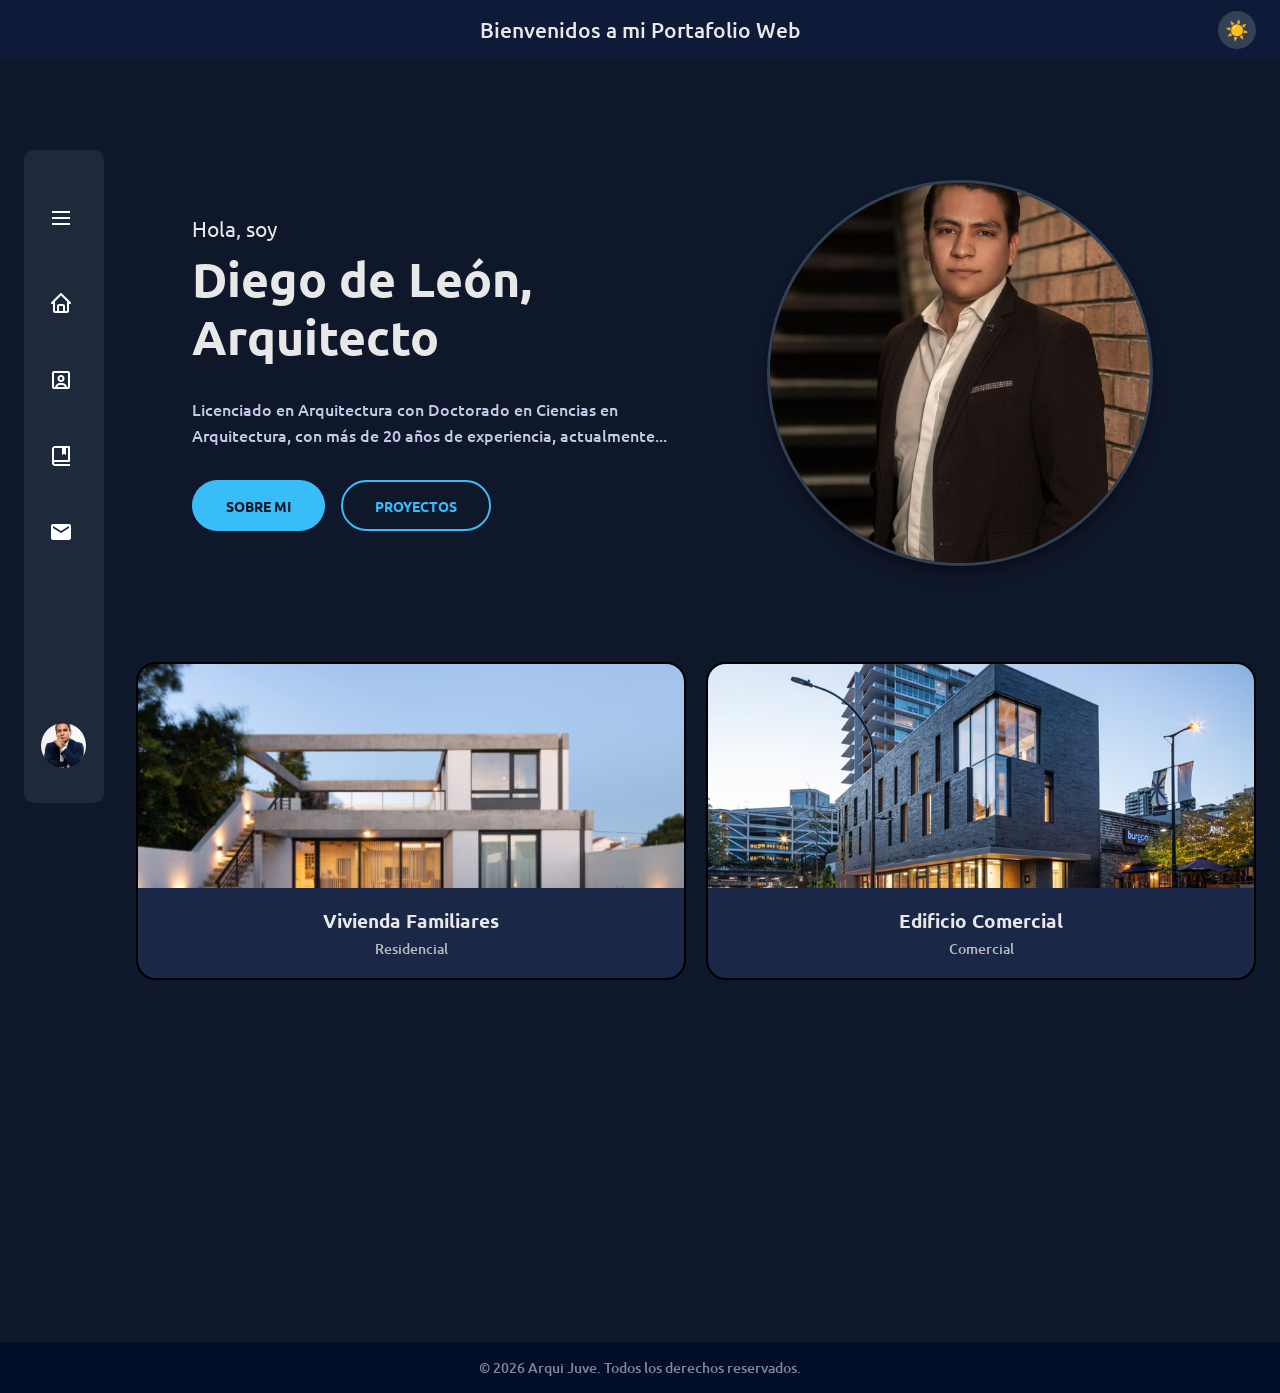
<file: View/Index.html>
<!DOCTYPE html>
<html lang="es">

<head>
    <meta charset="UTF-8">
    <meta name="viewport" content="width=device-width, initial-scale=1.0">
    <title>Portafolio Web - Arqui Juve</title>
    <link rel="stylesheet" href="../CSS/Style-Theme.css">
    <link rel="stylesheet" href="../CSS/Style-Index.css">
    <link rel="Stylesheet" href="../CSS/Style-Sidebar.css">
    <link rel="Stylesheet" href="../CSS/Style-Body-Header.css">
    <link rel="preconnect" href="https://fonts.googleapis.com">
    <link rel="preconnect" href="https://fonts.gstatic.com" crossorigin>
    <link rel="stylesheet" href="../CSS/Style-Hero.css">
    <link rel="stylesheet" href="../CSS/Style-Admin.css">
    <link href="https://fonts.googleapis.com/css2?family=Ubuntu:wght@400;500;700&display=swap" rel="stylesheet">
</head>

<body>
    <header>
        <p>Bienvenidos a mi Portafolio Web</p>
        <button id="theme-toggle-btn" aria-label="Cambiar tema">☀️</button>
    </header>

    <div class="app_container">
        <aside class="sidebar">
            <ul class="sidebar_list">
                <li class="sidebar_element">
                    <svg xmlns="http://www.w3.org/2000/svg" width="24" height="24" fill="currentColor"
                        viewBox="0 0 24 24" class="sidebar_icon sidebar_icon-logo">
                        <path d="M3 5h18v2H3zm0 6h18v2H3zm0 6h18v2H3z"></path>
                    </svg>
                    <div class="sidebar_hide">
                        <h1 class="sidebar_text sidebar_text-logo">Menú</h1>
                    </div>
                </li>
                <li class="sidebar_element">
                    <a href="Index.html" class="sidebar_link">
                        <svg xmlns="http://www.w3.org/2000/svg" width="24" height="24" fill="currentColor"
                            viewBox="0 0 24 24" class="sidebar_icon">
                            <path
                                d="M3 13h1v7c0 1.1.9 2 2 2h12c1.1 0 2-.9 2-2v-7h1c.4 0 .77-.24.92-.62.15-.37.07-.8-.22-1.09l-8.99-9a.996.996 0 0 0-1.41 0l-9.01 9c-.29.29-.37.72-.22 1.09s.52.62.92.62Zm7 7v-5h4v5zm2-15.59 6 6V20h-2v-5c0-1.1-.9-2-2-2h-4c-1.1 0-2 .9-2 2v5H6v-9.59z">
                            </path>
                        </svg>
                        <div class="sidebar_hide">
                            <p class="sidebar_text">Inicio</p>
                        </div>
                    </a>
                </li>

                <li class="sidebar_element">
                    <a href="./AboutMe.html" class="sidebar_link">
                        <svg xmlns="http://www.w3.org/2000/svg" width="24" height="24" fill="currentColor"
                            viewBox="0 0 24 24" class="sidebar_icon">
                            <path
                                d="M12 7c-2 0-3.5 1.5-3.5 3.5S10 14 12 14s3.5-1.5 3.5-3.5S14 7 12 7m0 5c-.88 0-1.5-.62-1.5-1.5S11.12 9 12 9s1.5.62 1.5 1.5S12.88 12 12 12">
                            </path>
                            <path
                                d="M19 3H5c-1.1 0-2 .9-2 2v14c0 1.1.9 2 2 2h14c1.1 0 2-.9 2-2V5c0-1.1-.9-2-2-2M8.18 19c.41-1.16 1.51-2 2.82-2h2c1.3 0 2.4.84 2.82 2H8.19Zm9.71 0a5 5 0 0 0-4.9-4h-2c-2.41 0-4.43 1.72-4.9 4h-1.1V5h14v14z">
                            </path>
                        </svg>
                        <div class="sidebar_hide">
                            <p class="sidebar_text">Sobre mí</p>
                        </div>
                    </a>
                </li>

                <li class="sidebar_element">
                    <a href="Projects.html" class="sidebar_link">
                        <svg xmlns="http://www.w3.org/2000/svg" width="24" height="24" fill="currentColor"
                            viewBox="0 0 24 24" class="sidebar_icon">
                            <path
                                d="M20 2H6C4.35 2 3 3.35 3 5v14c0 1.65 1.35 3 3 3h15v-2H6c-.55 0-1-.45-1-1s.45-1 1-1h14c.55 0 1-.45 1-1V3c0-.55-.45-1-1-1m-6 14H6c-.35 0-.69.07-1 .18V5c0-.55.45-1 1-1h7v7l2-1 2 1V4h2v12z">
                            </path>
                        </svg>
                        <div class="sidebar_hide">
                            <p class="sidebar_text">Proyectos</p>
                        </div>
                    </a>
                </li>

                <li class="sidebar_element">
                    <a href="Contact.html" class="sidebar_link">
                        <svg xmlns="http://www.w3.org/2000/svg" width="24" height="24" fill="currentColor"
                            viewBox="0 0 24 24" class="sidebar_icon">
                            <path
                                d="M20 4H4c-1.1 0-2 .9-2 2v12c0 1.1.9 2 2 2h16c1.1 0 2-.9 2-2V6c0-1.1-.9-2-2-2m0 4l-8 5-8-5V6l8 5 8-5v2z">
                            </path>
                        </svg>
                        <div class="sidebar_hide">
                            <p class="sidebar_text">Contacto</p>
                        </div>
                    </a>
                </li>

                <li class="sidebar_element sidebar_element-avatar" id="avatar-admin-btn">
                    <img src="../Recursos/Arqui.webp" id="avatar-admin-btn" class="sidebar_icon sidebar_avatar-icon"
                        alt="Foto Perfil">
                    <div class="sidebar_hide">
                        <h3 class="sidebar_avatar-title">Diego de León</h3>
                        <p class="sidebar_avatar-text">Arquitecto</p>
                    </div>
                </li>
            </ul>
        </aside>

        <main class="content">
            <section class="hero">
                <div class="hero-wrapper">

                    <div class="hero-text">
                        <span class="greeting">Hola, soy</span>
                        <h1>Diego de León, Arquitecto</h1>
                        <p>Licenciado en Arquitectura con Doctorado en Ciencias en Arquitectura, con más de 20 años de
                            experiencia, actualmente...</p>

                        <div class="hero-buttons">
                            <a href="AboutMe.html" class="btn-hero btn-hero-primary">SOBRE MI</a>
                            <a href="Projects.html" class="btn-hero btn-hero-secondary">PROYECTOS</a>
                        </div>
                    </div>

                    <div class="hero-image">
                        <img src="../Recursos/ArquiJuveHero.webp" alt="Juan Pablo Gonzales Rojas" class="circle-image">
                    </div>

                </div>
            </section>

            <div class="cards scroll_fade">
                <article class="card">
                    <div class="card_image">
                        <a href="Projects.html#residencial">
                            <img src="../Recursos/Casas/Viviendafamiliares.webp" alt="Vivienda Familiares">
                        </a>
                    </div>
                    <div class="card_content">
                        <h3 class="card_title">Vivienda Familiares</h3>
                        <p class="card_location">Residencial</p>
                    </div>
                </article>

                <article class="card scroll_fade">
                    <div class="card_image">
                        <a href="Projects.html#comercial">
                            <img src="../Recursos/Casas/Edificiocomercial.webp" alt="Edificio Comercial">
                        </a>
                    </div>
                    <div class="card_content">
                        <h3 class="card_title">Edificio Comercial</h3>
                        <p class="card_location">Comercial</p>
                    </div>
                </article>

                <article class="card scroll_fade">
                    <div class="card_image">
                        <a href="Projects.html#publicas">
                            <img src="../Recursos/Casas/Obraspublicas.webp" alt="Obras Públicas">
                        </a>
                    </div>
                    <div class="card_content">
                        <h3 class="card_title">Obras Públicas</h3>
                        <p class="card_location">Urbana</p>
                    </div>
                </article>

                <article class="card scroll_fade ">
                    <div class="card_image">
                        <a href="Projects.html#interiores">
                            <img src="../Recursos/Casas/Diseñodeinteriores.webp" alt="Diseño de Interiores">
                        </a>
                    </div>
                    <div class="card_content">
                        <h3 class="card_title">Diseño de Interiores</h3>
                        <p class="card_location">Interiores</p>
                    </div>
                </article>
            </div>
        </main>
    </div>

    <footer>
        <p>&copy; 2026 Arqui Juve. Todos los derechos reservados.</p>
    </footer>

    <div id="admin-modal" class="admin-modal-overlay" style="display: none;">
        <div class="admin-modal-content">
            <h2>Panel de Administración</h2>
            <form id="admin-login-form">
                <div class="form_grupo_admin">
                    <label for="admin-user">Usuario:</label>
                    <input type="text" id="admin-user" required placeholder="Ingresa usuario">
                </div>
                <div class="form_grupo_admin">
                    <label for="admin-pass">Contraseña:</label>
                    <input type="password" id="admin-pass" required placeholder="Ingresa contraseña">
                </div>
                <p id="login-error" style="color: #ff6b6b; font-size: 0.9rem; margin: 0; min-height: 1.2rem;"></p>
                <div class="admin-modal-buttons">
                    <button type="submit" class="btn-admin btn-save">Ingresar</button>
                    <button type="button" id="close-admin-modal" class="btn-admin btn-cancel">Cancelar</button>
                </div>
            </form>
        </div>
    </div>

    <div id="admin-bar"
        style="display: none; background: #22c55e; color: white; text-align: center; padding: 10px; position: fixed; top: 0; left: 0; width: 100%; z-index: 9999; font-weight: bold; font-family: sans-serif;">
        Modo Administrador Activo | Haz doble clic sobre cualquier texto para editarlo o sobre una imagen para cambiar
        su ruta.
        <button id="btn-logout"
            style="margin-left: 20px; background: #ef4444; color: white; border: none; padding: 3px 10px; border-radius: 4px; cursor: pointer;">Salir</button>
    </div>
    <script src="../JS/darkmode.js"></script>
    <script src="../JS/Scroll-Animations.js"></script>
    <script src="../JS/Admin.js"></script>
</body>
</html>
</file>
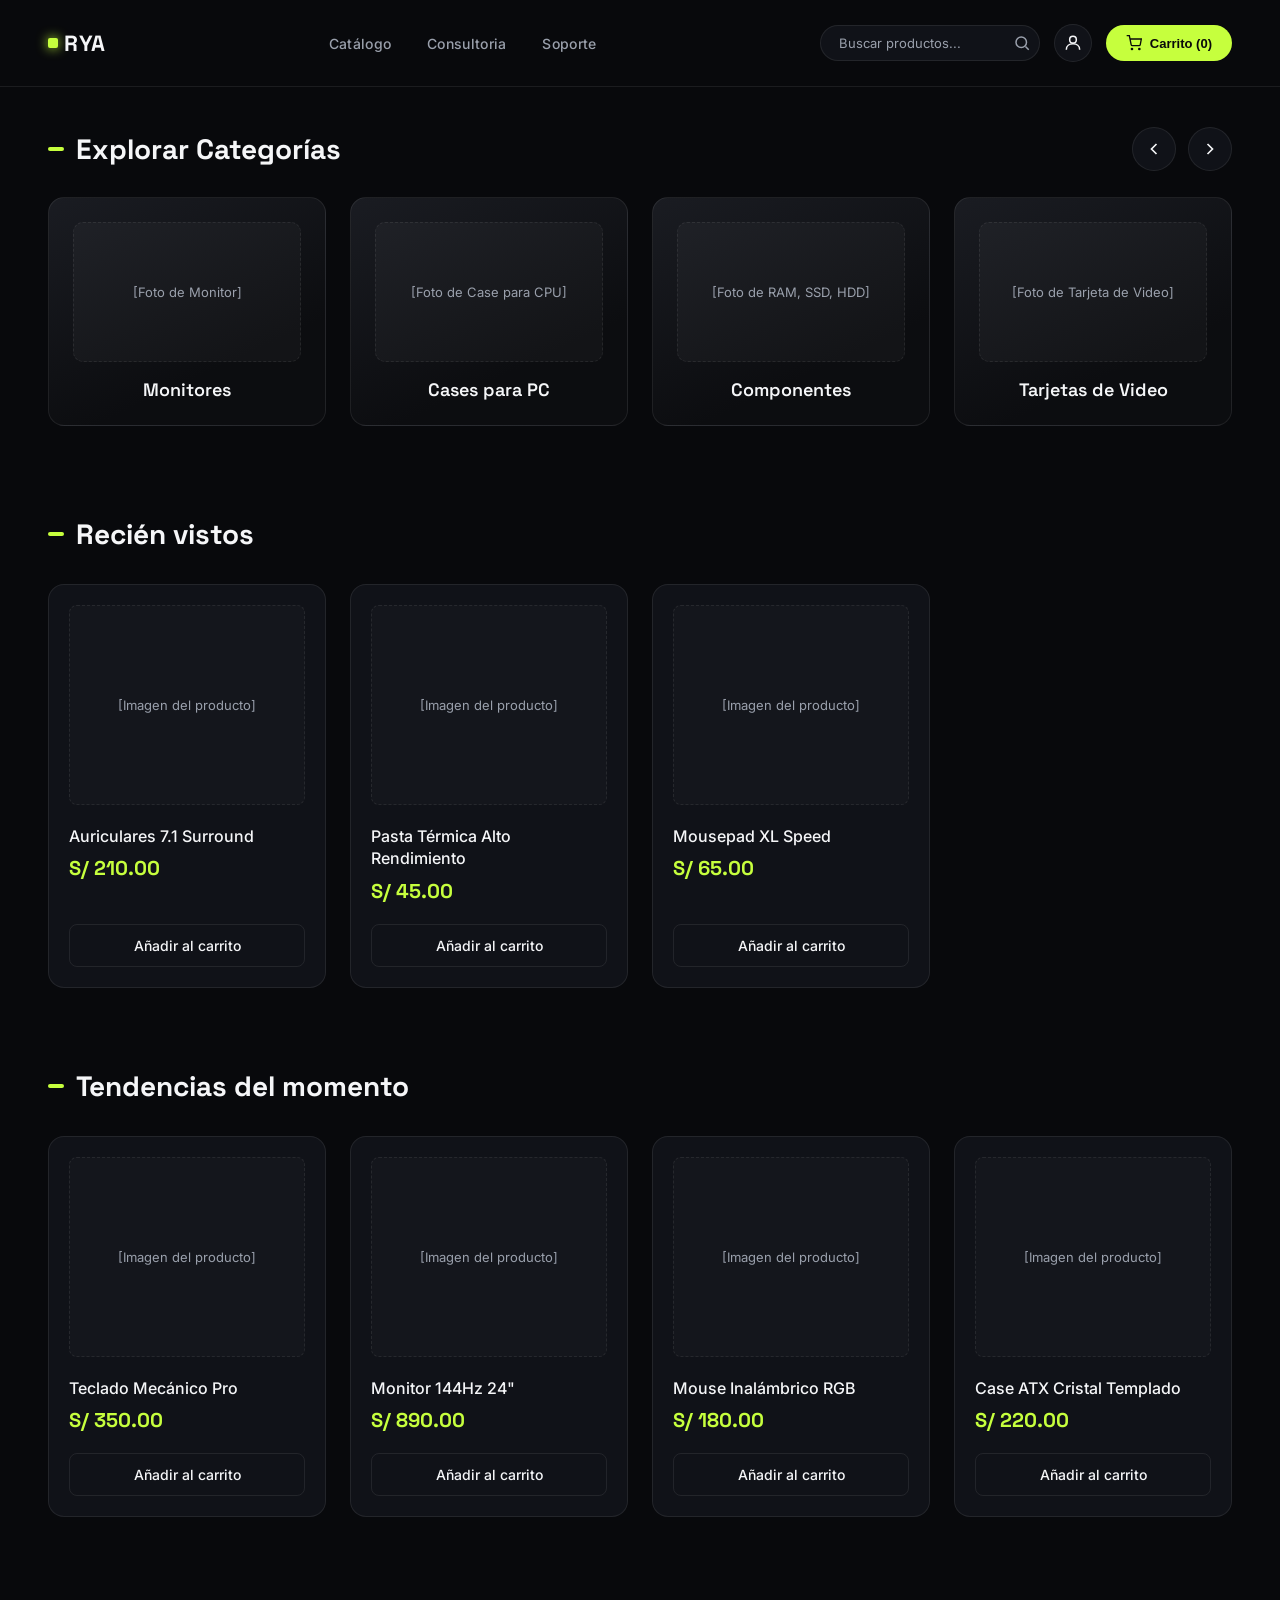
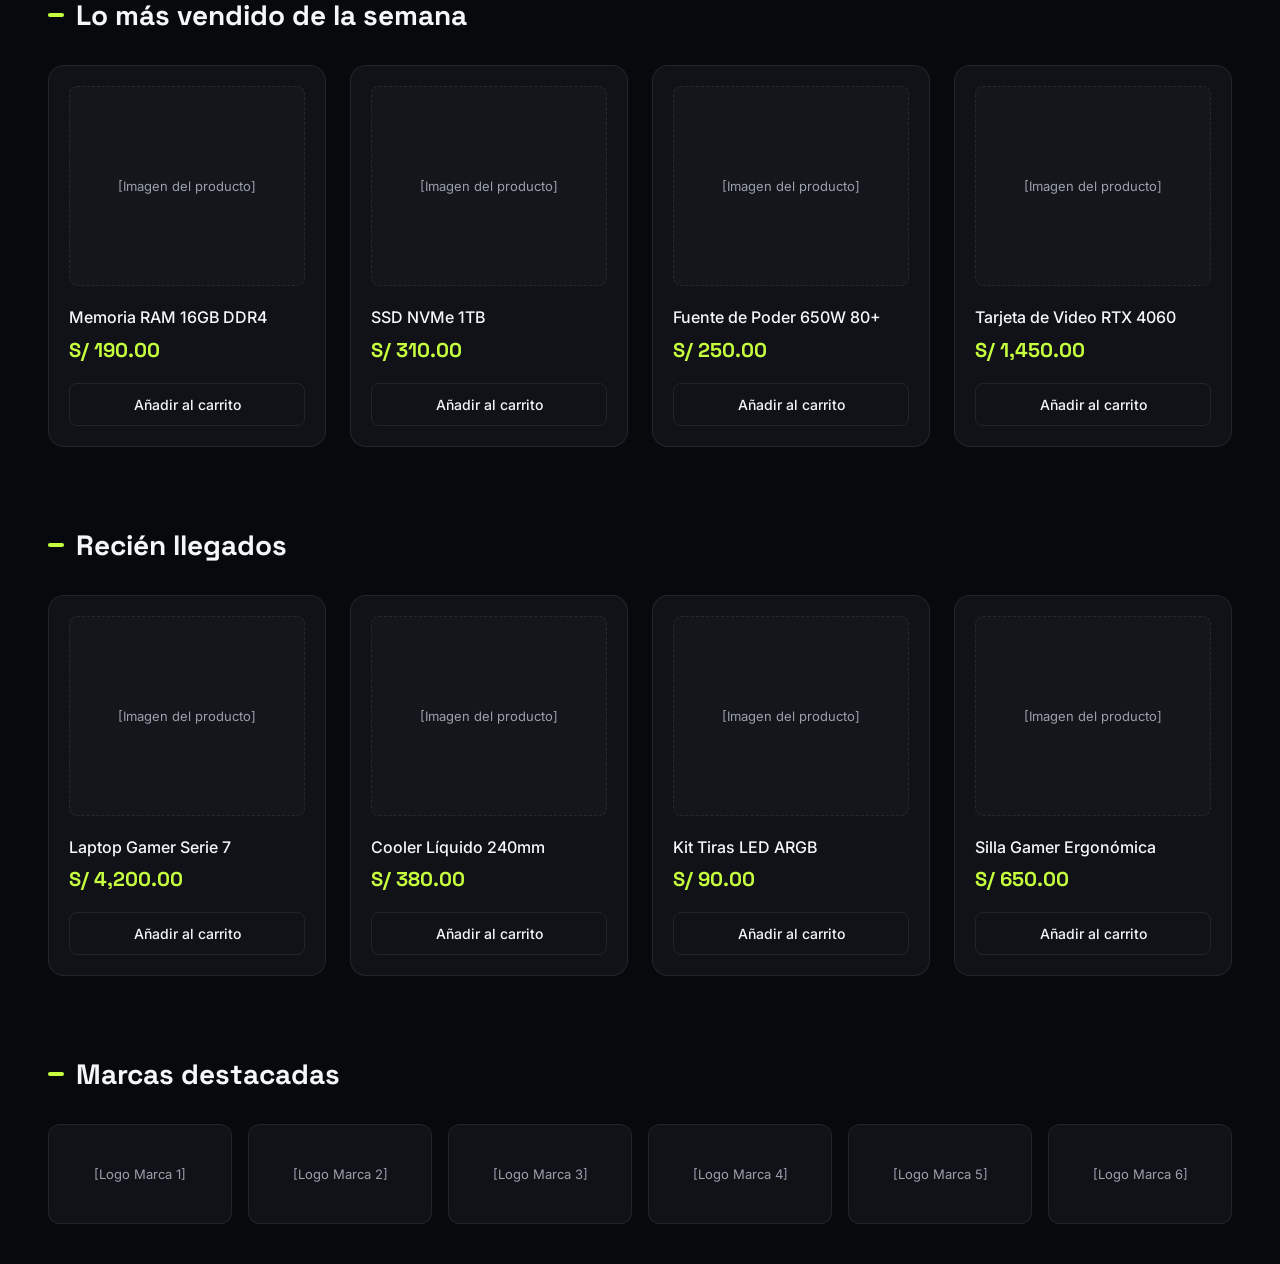
<file: Clases/MarcosWeb/RYA_System/src/main/resources/static/index.html>
<!DOCTYPE html>
<html lang="es">
<head>
<meta charset="UTF-8">
<meta name="viewport" content="width=device-width, initial-scale=1.0">
<title>VOLTA — Tecnología que se siente</title>
<link rel="preconnect" href="https://fonts.googleapis.com">
<link href="https://fonts.googleapis.com/css2?family=Space+Grotesk:wght@500;700&family=Inter:wght@400;500;600&display=swap" rel="stylesheet">
<link rel="stylesheet" href="styles.css">
</head>
<body>

<header>
  <div class="logo">RYA</div>
  <nav>
    <ul>
      <li><a href="#">Catálogo</a></li>
      <li><a href="#">Consultoria</a></li>
      <li><a href="#">Soporte</a></li>
    </ul>
  </nav>
  <div class="nav-icons">
    <div class="search-box">
      <input type="text" placeholder="Buscar productos...">
      <svg width="18" height="18" viewBox="0 0 24 24" fill="none" stroke="currentColor" stroke-width="2">
        <circle cx="11" cy="11" r="7"></circle>
        <line x1="21" y1="21" x2="16.65" y2="16.65"></line>
      </svg>
    </div>
    <button class="icon-btn" aria-label="Cuenta">
      <svg width="20" height="20" viewBox="0 0 24 24" fill="none" stroke="currentColor" stroke-width="1.8">
        <circle cx="12" cy="8" r="4"></circle>
        <path d="M4 20c0-4.4 3.6-7 8-7s8 2.6 8 7"></path>
      </svg>
    </button>
    <button class="cart-btn">
      <svg width="16" height="16" viewBox="0 0 24 24" fill="none" stroke="currentColor" stroke-width="2">
        <circle cx="9" cy="21" r="1"></circle>
        <circle cx="20" cy="21" r="1"></circle>
        <path d="M1 1h4l2.7 13.4a2 2 0 0 0 2 1.6h9.7a2 2 0 0 0 2-1.6L23 6H6"></path>
      </svg>
      Carrito (0)
    </button>
  </div>
</header>

<main class="page-content">
  
  <!-- CATEGORÍAS -->
  <section class="section categories-section">
    <div class="carousel-header">
      <h2 class="section-title">Explorar Categorías</h2>
      <div class="carousel-controls">
        <button class="carousel-btn" id="btnPrev" aria-label="Anterior">
          <svg width="20" height="20" viewBox="0 0 24 24" fill="none" stroke="currentColor" stroke-width="2"><polyline points="15 18 9 12 15 6"></polyline></svg>
        </button>
        <button class="carousel-btn" id="btnNext" aria-label="Siguiente">
          <svg width="20" height="20" viewBox="0 0 24 24" fill="none" stroke="currentColor" stroke-width="2"><polyline points="9 18 15 12 9 6"></polyline></svg>
        </button>
      </div>
    </div>
    
    <div class="carousel-track" id="productCarousel">
      <div class="carousel-item">
        <div class="img-placeholder">[Foto de Monitor]</div>
        <h3>Monitores</h3>
      </div>
      <div class="carousel-item">
        <div class="img-placeholder">[Foto de Case para CPU]</div>
        <h3>Cases para PC</h3>
      </div>
      <div class="carousel-item">
        <div class="img-placeholder">[Foto de RAM, SSD, HDD]</div>
        <h3>Componentes</h3>
      </div>
      <div class="carousel-item">
        <div class="img-placeholder">[Foto de Tarjeta de Video]</div>
        <h3>Tarjetas de Video</h3>
      </div>
      <div class="carousel-item">
        <div class="img-placeholder">[Foto de Laptop]</div>
        <h3>Laptops</h3>
      </div>
      <div class="carousel-item">
        <div class="img-placeholder">[Foto de Luces RGB, Mouse, Teclado]</div>
        <h3>Periféricos & Setup</h3>
      </div>
    </div>
  </section>

    <!-- RECIÉN VISTOS -->
  <section class="section">
    <h2 class="section-title">Recién vistos</h2>
    <div class="product-grid">
      <article class="product-card">
        <div class="product-img">[Imagen del producto]</div>
        <div class="product-info">
          <h4>Auriculares 7.1 Surround</h4>
          <span class="price">S/ 210.00</span>
        </div>
        <button class="add-to-cart">Añadir al carrito</button>
      </article>
      <article class="product-card">
        <div class="product-img">[Imagen del producto]</div>
        <div class="product-info">
          <h4>Pasta Térmica Alto Rendimiento</h4>
          <span class="price">S/ 45.00</span>
        </div>
        <button class="add-to-cart">Añadir al carrito</button>
      </article>
      <article class="product-card">
        <div class="product-img">[Imagen del producto]</div>
        <div class="product-info">
          <h4>Mousepad XL Speed</h4>
          <span class="price">S/ 65.00</span>
        </div>
        <button class="add-to-cart">Añadir al carrito</button>
      </article>
      <article class="product-card" style="opacity: 0;"> <!-- Espacio vacío intencional si no hay más -->
      </article>
    </div>
  </section>

  <!-- TENDENCIAS DEL MOMENTO -->
  <section class="section">
    <h2 class="section-title">Tendencias del momento</h2>
    <div class="product-grid">
      <!-- Producto Base (Repetido 4 veces como ejemplo) -->
      <article class="product-card">
        <div class="product-img">[Imagen del producto]</div>
        <div class="product-info">
          <h4>Teclado Mecánico Pro</h4>
          <span class="price">S/ 350.00</span>
        </div>
        <button class="add-to-cart">Añadir al carrito</button>
      </article>
      <article class="product-card">
        <div class="product-img">[Imagen del producto]</div>
        <div class="product-info">
          <h4>Monitor 144Hz 24"</h4>
          <span class="price">S/ 890.00</span>
        </div>
        <button class="add-to-cart">Añadir al carrito</button>
      </article>
      <article class="product-card">
        <div class="product-img">[Imagen del producto]</div>
        <div class="product-info">
          <h4>Mouse Inalámbrico RGB</h4>
          <span class="price">S/ 180.00</span>
        </div>
        <button class="add-to-cart">Añadir al carrito</button>
      </article>
      <article class="product-card">
        <div class="product-img">[Imagen del producto]</div>
        <div class="product-info">
          <h4>Case ATX Cristal Templado</h4>
          <span class="price">S/ 220.00</span>
        </div>
        <button class="add-to-cart">Añadir al carrito</button>
      </article>
    </div>
  </section>

  <!-- LO MÁS VENDIDO DE LA SEMANA -->
  <section class="section">
    <h2 class="section-title">Lo más vendido de la semana</h2>
    <div class="product-grid">
      <article class="product-card">
        <div class="product-img">[Imagen del producto]</div>
        <div class="product-info">
          <h4>Memoria RAM 16GB DDR4</h4>
          <span class="price">S/ 190.00</span>
        </div>
        <button class="add-to-cart">Añadir al carrito</button>
      </article>
      <article class="product-card">
        <div class="product-img">[Imagen del producto]</div>
        <div class="product-info">
          <h4>SSD NVMe 1TB</h4>
          <span class="price">S/ 310.00</span>
        </div>
        <button class="add-to-cart">Añadir al carrito</button>
      </article>
      <article class="product-card">
        <div class="product-img">[Imagen del producto]</div>
        <div class="product-info">
          <h4>Fuente de Poder 650W 80+</h4>
          <span class="price">S/ 250.00</span>
        </div>
        <button class="add-to-cart">Añadir al carrito</button>
      </article>
      <article class="product-card">
        <div class="product-img">[Imagen del producto]</div>
        <div class="product-info">
          <h4>Tarjeta de Video RTX 4060</h4>
          <span class="price">S/ 1,450.00</span>
        </div>
        <button class="add-to-cart">Añadir al carrito</button>
      </article>
    </div>
  </section>

  <!-- RECIÉN LLEGADOS -->
  <section class="section">
    <h2 class="section-title">Recién llegados</h2>
    <div class="product-grid">
      <article class="product-card">
        <div class="product-img">[Imagen del producto]</div>
        <div class="product-info">
          <h4>Laptop Gamer Serie 7</h4>
          <span class="price">S/ 4,200.00</span>
        </div>
        <button class="add-to-cart">Añadir al carrito</button>
      </article>
      <article class="product-card">
        <div class="product-img">[Imagen del producto]</div>
        <div class="product-info">
          <h4>Cooler Líquido 240mm</h4>
          <span class="price">S/ 380.00</span>
        </div>
        <button class="add-to-cart">Añadir al carrito</button>
      </article>
      <article class="product-card">
        <div class="product-img">[Imagen del producto]</div>
        <div class="product-info">
          <h4>Kit Tiras LED ARGB</h4>
          <span class="price">S/ 90.00</span>
        </div>
        <button class="add-to-cart">Añadir al carrito</button>
      </article>
      <article class="product-card">
        <div class="product-img">[Imagen del producto]</div>
        <div class="product-info">
          <h4>Silla Gamer Ergonómica</h4>
          <span class="price">S/ 650.00</span>
        </div>
        <button class="add-to-cart">Añadir al carrito</button>
      </article>
    </div>
  </section>

  <!-- MARCAS DESTACADAS -->
  <section class="section">
    <h2 class="section-title">Marcas destacadas</h2>
    <div class="brands-grid">
      <div class="brand-box">[Logo Marca 1]</div>
      <div class="brand-box">[Logo Marca 2]</div>
      <div class="brand-box">[Logo Marca 3]</div>
      <div class="brand-box">[Logo Marca 4]</div>
      <div class="brand-box">[Logo Marca 5]</div>
      <div class="brand-box">[Logo Marca 6]</div>
    </div>
  </section>

</main>

<script src="script.js"></script>
</body>
</html>
</file>
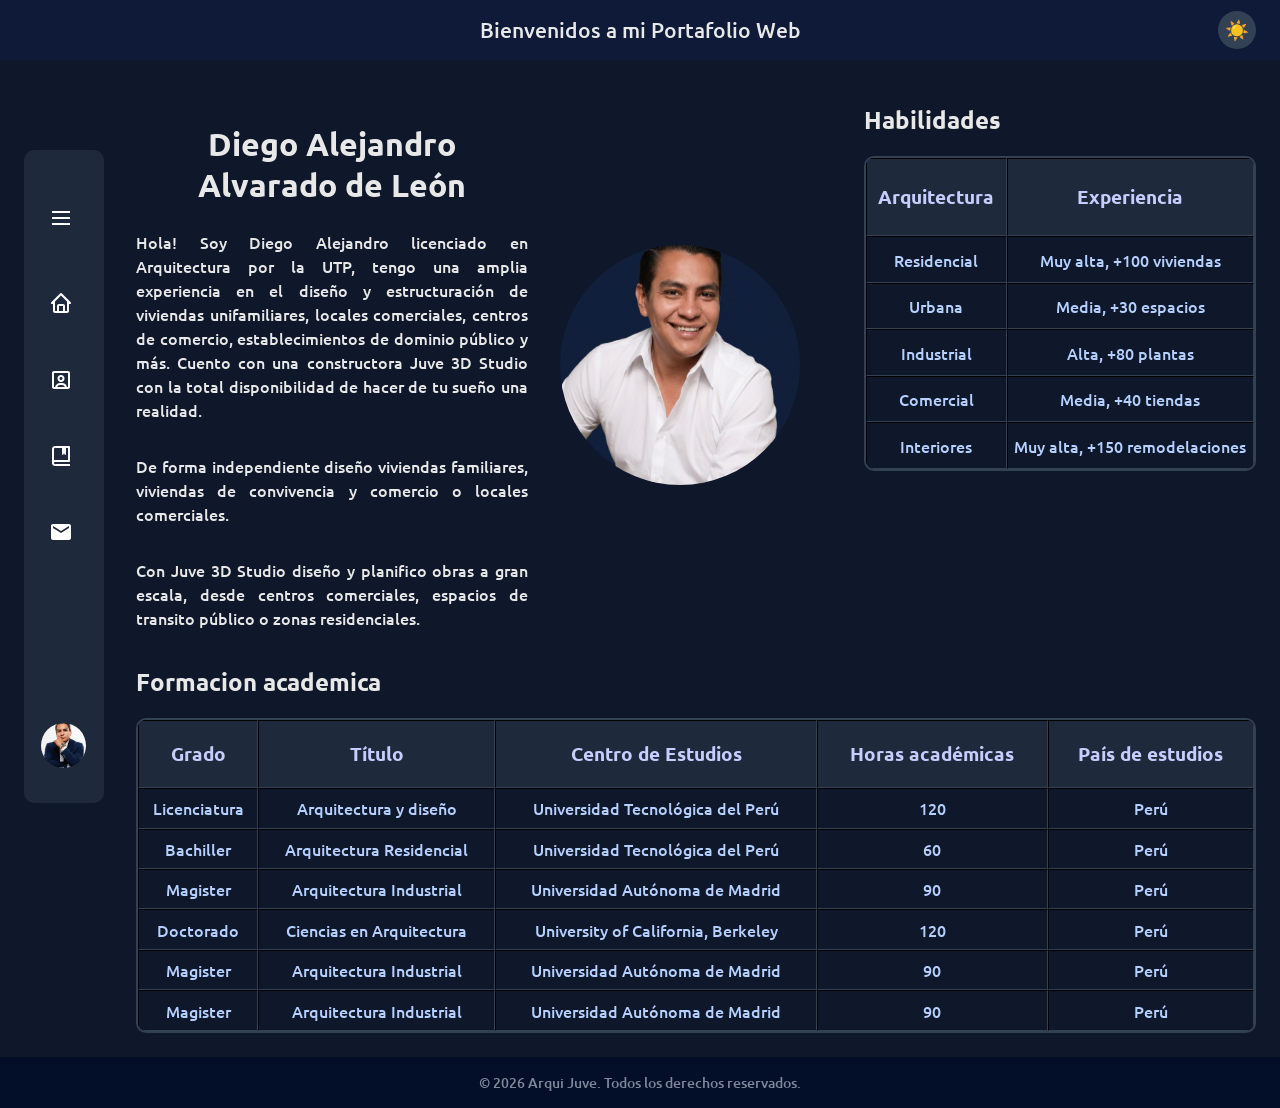
<file: View/AboutMe.html>
<!DOCTYPE html>
<html lang="es">

<head>
    <meta charset="UTF-8">
    <meta name="viewport" content="width=device-width, initial-scale=1.0">
    <title>JDiego Alejandro Alvarado de León</title>
    <link rel="stylesheet" href="../CSS/Style-Theme.css">
    <link rel="stylesheet" href="../CSS/Style-AboutMe.css">
    <link rel="Stylesheet" href="../CSS/Style-Sidebar.css">
    <link rel="Stylesheet" href="../CSS/Style-Body-Header.css">
    <link rel="Stylesheet" href="../CSS/Style-Admin.css">
    <link rel="preconnect" href="https://fonts.googleapis.com">
    <link rel="preconnect" href="https://fonts.gstatic.com" crossorigin>
    <link
        href="https://fonts.googleapis.com/css2?family=Ubuntu:ital,wght@0,300;0,400;0,500;0,700;1,300;1,400;1,500;1,700&display=swap"
        rel="stylesheet">

</head>

<body>
    <header>
        <p>Bienvenidos a mi Portafolio Web</p>
        <button id="theme-toggle-btn" aria-label="Cambiar tema">☀️</button>
    </header>

    <div class="app_container">
        <aside class="sidebar">
            <ul class="sidebar_list">
                <li class="sidebar_element">
                    <svg xmlns="http://www.w3.org/2000/svg" width="24" height="24" fill="currentColor"
                        viewBox="0 0 24 24" class="sidebar_icon sidebar_icon-logo">
                        <path d="M3 5h18v2H3zm0 6h18v2H3zm0 6h18v2H3z"></path>
                    </svg>
                    <div class="sidebar_hide">
                        <h1 class="sidebar_text sidebar_text-logo">Menú</h1>
                    </div>
                </li>
                <li class="sidebar_element">
                    <a href="Index.html" class="sidebar_link">
                        <svg xmlns="http://www.w3.org/2000/svg" width="24" height="24" fill="currentColor"
                            viewBox="0 0 24 24" class="sidebar_icon">
                            <path
                                d="M3 13h1v7c0 1.1.9 2 2 2h12c1.1 0 2-.9 2-2v-7h1c.4 0 .77-.24.92-.62.15-.37.07-.8-.22-1.09l-8.99-9a.996.996 0 0 0-1.41 0l-9.01 9c-.29.29-.37.72-.22 1.09s.52.62.92.62Zm7 7v-5h4v5zm2-15.59 6 6V20h-2v-5c0-1.1-.9-2-2-2h-4c-1.1 0-2 .9-2 2v5H6v-9.59z">
                            </path>
                        </svg>
                        <div class="sidebar_hide">
                            <p class="sidebar_text">Inicio</p>
                        </div>
                    </a>
                </li>

                <li class="sidebar_element">
                    <a href="./AboutMe.html" class="sidebar_link">
                        <svg xmlns="http://www.w3.org/2000/svg" width="24" height="24" fill="currentColor"
                            viewBox="0 0 24 24" class="sidebar_icon">
                            <path
                                d="M12 7c-2 0-3.5 1.5-3.5 3.5S10 14 12 14s3.5-1.5 3.5-3.5S14 7 12 7m0 5c-.88 0-1.5-.62-1.5-1.5S11.12 9 12 9s1.5.62 1.5 1.5S12.88 12 12 12">
                            </path>
                            <path
                                d="M19 3H5c-1.1 0-2 .9-2 2v14c0 1.1.9 2 2 2h14c1.1 0 2-.9 2-2V5c0-1.1-.9-2-2-2M8.18 19c.41-1.16 1.51-2 2.82-2h2c1.3 0 2.4.84 2.82 2H8.19Zm9.71 0a5 5 0 0 0-4.9-4h-2c-2.41 0-4.43 1.72-4.9 4h-1.1V5h14v14z">
                            </path>
                        </svg>
                        <div class="sidebar_hide">
                            <p class="sidebar_text">Sobre mí</p>
                        </div>
                    </a>
                </li>

                <li class="sidebar_element">
                    <a href="Projects.html" class="sidebar_link">
                        <svg xmlns="http://www.w3.org/2000/svg" width="24" height="24" fill="currentColor"
                            viewBox="0 0 24 24" class="sidebar_icon">
                            <path
                                d="M20 2H6C4.35 2 3 3.35 3 5v14c0 1.65 1.35 3 3 3h15v-2H6c-.55 0-1-.45-1-1s.45-1 1-1h14c.55 0 1-.45 1-1V3c0-.55-.45-1-1-1m-6 14H6c-.35 0-.69.07-1 .18V5c0-.55.45-1 1-1h7v7l2-1 2 1V4h2v12z">
                            </path>
                        </svg>
                        <div class="sidebar_hide">
                            <p class="sidebar_text">Proyectos</p>
                        </div>
                    </a>
                </li>

                <li class="sidebar_element">
                    <a href="Contact.html" class="sidebar_link">
                        <svg xmlns="http://www.w3.org/2000/svg" width="24" height="24" fill="currentColor"
                            viewBox="0 0 24 24" class="sidebar_icon">
                            <path
                                d="M20 4H4c-1.1 0-2 .9-2 2v12c0 1.1.9 2 2 2h16c1.1 0 2-.9 2-2V6c0-1.1-.9-2-2-2m0 4l-8 5-8-5V6l8 5 8-5v2z">
                            </path>
                        </svg>
                        <div class="sidebar_hide">
                            <p class="sidebar_text">Contacto</p>
                        </div>
                    </a>
                </li>

                <li class="sidebar_element sidebar_element-avatar" id="avatar-admin-btn">
                    <img src="../Recursos/Arqui.webp" class="sidebar_icon sidebar_avatar-icon" alt="Foto Perfil">
                    <div class="sidebar_hide">
                        <h3 class="sidebar_avatar-title">Diego de León</h3>
                        <p class="sidebar_avatar-text">Arquitecto</p>
                    </div>
                </li>
            </ul>
        </aside>

        <main class="content">
            <div class="content_header scroll_fade">
                <div class="intro_text">
                    <h1> Diego Alejandro Alvarado de León </h1>
                    <p> Hola! Soy Diego Alejandro licenciado en Arquitectura por la UTP, tengo una amplia experiencia en
                        el
                        diseño y estructuración de viviendas unifamiliares,
                        locales comerciales, centros de comercio, establecimientos de dominio público y más.
                        Cuento con una constructora Juve 3D Studio con la total disponibilidad de hacer de tu sueño una
                        realidad.
                    </p>
                    <p> De forma independiente diseño viviendas familiares, viviendas de convivencia y comercio o
                        locales
                        comerciales.</p>
                    <p> Con Juve 3D Studio diseño y planifico obras a gran escala, desde centros comerciales, espacios
                        de
                        transito público o zonas residenciales.</p>
                </div>

                <div class="intro_image">
                    <img src="../Recursos/ElArqui.webp" alt="MiArqui">
                </div><br>

                <div class="table_skills">
                    <h2>Habilidades</h2>
                    <div class="table">
                        <table border="1">
                            <tr>
                                <th>Arquitectura</th>
                                <th>Experiencia</th>
                            </tr>
                            <tr>
                                <td>Residencial</td>
                                <td>Muy alta, +100 viviendas</td>
                            </tr>
                            <tr>
                                <td>Urbana</td>
                                <td>Media, +30 espacios</td>
                            </tr>
                            <tr>
                                <td>Industrial</td>
                                <td>Alta, +80 plantas</td>
                            </tr>
                            <tr>
                                <td>Comercial</td>
                                <td>Media, +40 tiendas</td>
                            </tr>
                            <tr>
                                <td>Interiores</td>
                                <td>Muy alta, +150 remodelaciones</td>
                            </tr>
                        </table>
                    </div>

                </div>
            </div>

            <div class="table_study scroll_fade">
                <h2>Formacion academica</h2>
                <div class="table">
                    <table border="1">
                        <tr>
                            <th>Grado</th>
                            <th>Título</th>
                            <th>Centro de Estudios</th>
                            <th>Horas académicas</th>
                            <th>País de estudios</th>
                        </tr>
                        <tr>
                            <td>Licenciatura</td>
                            <td>Arquitectura y diseño</td>
                            <td>Universidad Tecnológica del Perú</td>
                            <td>120</td>
                            <td>Perú</td>
                        </tr>
                        <tr>
                            <td>Bachiller</td>
                            <td>Arquitectura Residencial</td>
                            <td>Universidad Tecnológica del Perú</td>
                            <td>60</td>
                            <td>Perú</td>
                        </tr>
                        <tr>
                            <td>Magister</td>
                            <td>Arquitectura Industrial</td>
                            <td>Universidad Autónoma de Madrid</td>
                            <td>90</td>
                            <td>Perú</td>
                        </tr>
                        <tr>
                            <td>Doctorado</td>
                            <td>Ciencias en Arquitectura</td>
                            <td>University of California, Berkeley</td>
                            <td>120</td>
                            <td>Perú</td>
                        </tr>
                        <tr>
                            <td>Magister</td>
                            <td>Arquitectura Industrial</td>
                            <td>Universidad Autónoma de Madrid</td>
                            <td>90</td>
                            <td>Perú</td>
                        </tr>
                        <tr>
                            <td>Magister</td>
                            <td>Arquitectura Industrial</td>
                            <td>Universidad Autónoma de Madrid</td>
                            <td>90</td>
                            <td>Perú</td>
                        </tr>
                    </table>
                </div>
            </div>


        </main>
    </div>
    
    <footer>
        <p>&copy; 2026 Arqui Juve. Todos los derechos reservados.</p>
    </footer>

    <div id="admin-modal" class="admin-modal-overlay" style="display: none;">
        <div class="admin-modal-content">
            <h2>Panel de Administración</h2>
            <form id="admin-login-form">
                <div class="form_grupo_admin">
                    <label for="admin-user">Usuario:</label>
                    <input type="text" id="admin-user" required placeholder="Ingresa usuario">
                </div>
                <div class="form_grupo_admin">
                    <label for="admin-pass">Contraseña:</label>
                    <input type="password" id="admin-pass" required placeholder="Ingresa contraseña">
                </div>
                <p id="login-error" style="color: #ff6b6b; font-size: 0.9rem; margin: 0; min-height: 1.2rem;"></p>
                <div class="admin-modal-buttons">
                    <button type="submit" class="btn-admin btn-save">Ingresar</button>
                    <button type="button" id="close-admin-modal" class="btn-admin btn-cancel">Cancelar</button>
                </div>
            </form>
        </div>
    </div>

    <div id="admin-bar"
        style="display: none; background: #22c55e; color: white; text-align: center; padding: 10px; position: fixed; top: 0; left: 0; width: 100%; z-index: 9999; font-weight: bold; font-family: sans-serif;">
        Modo Administrador Activo | Haz doble clic sobre cualquier texto para editarlo o sobre una imagen para cambiar
        su ruta.
        <button id="btn-logout"
            style="margin-left: 20px; background: #ef4444; color: white; border: none; padding: 3px 10px; border-radius: 4px; cursor: pointer;">Salir</button>
    </div>

    <script src="../JS/darkmode.js"></script>
    <script src="../JS/Scroll-Animations.js"></script>
      <script src="../JS/Admin.js"></script>
</body>

    
</html>
</file>
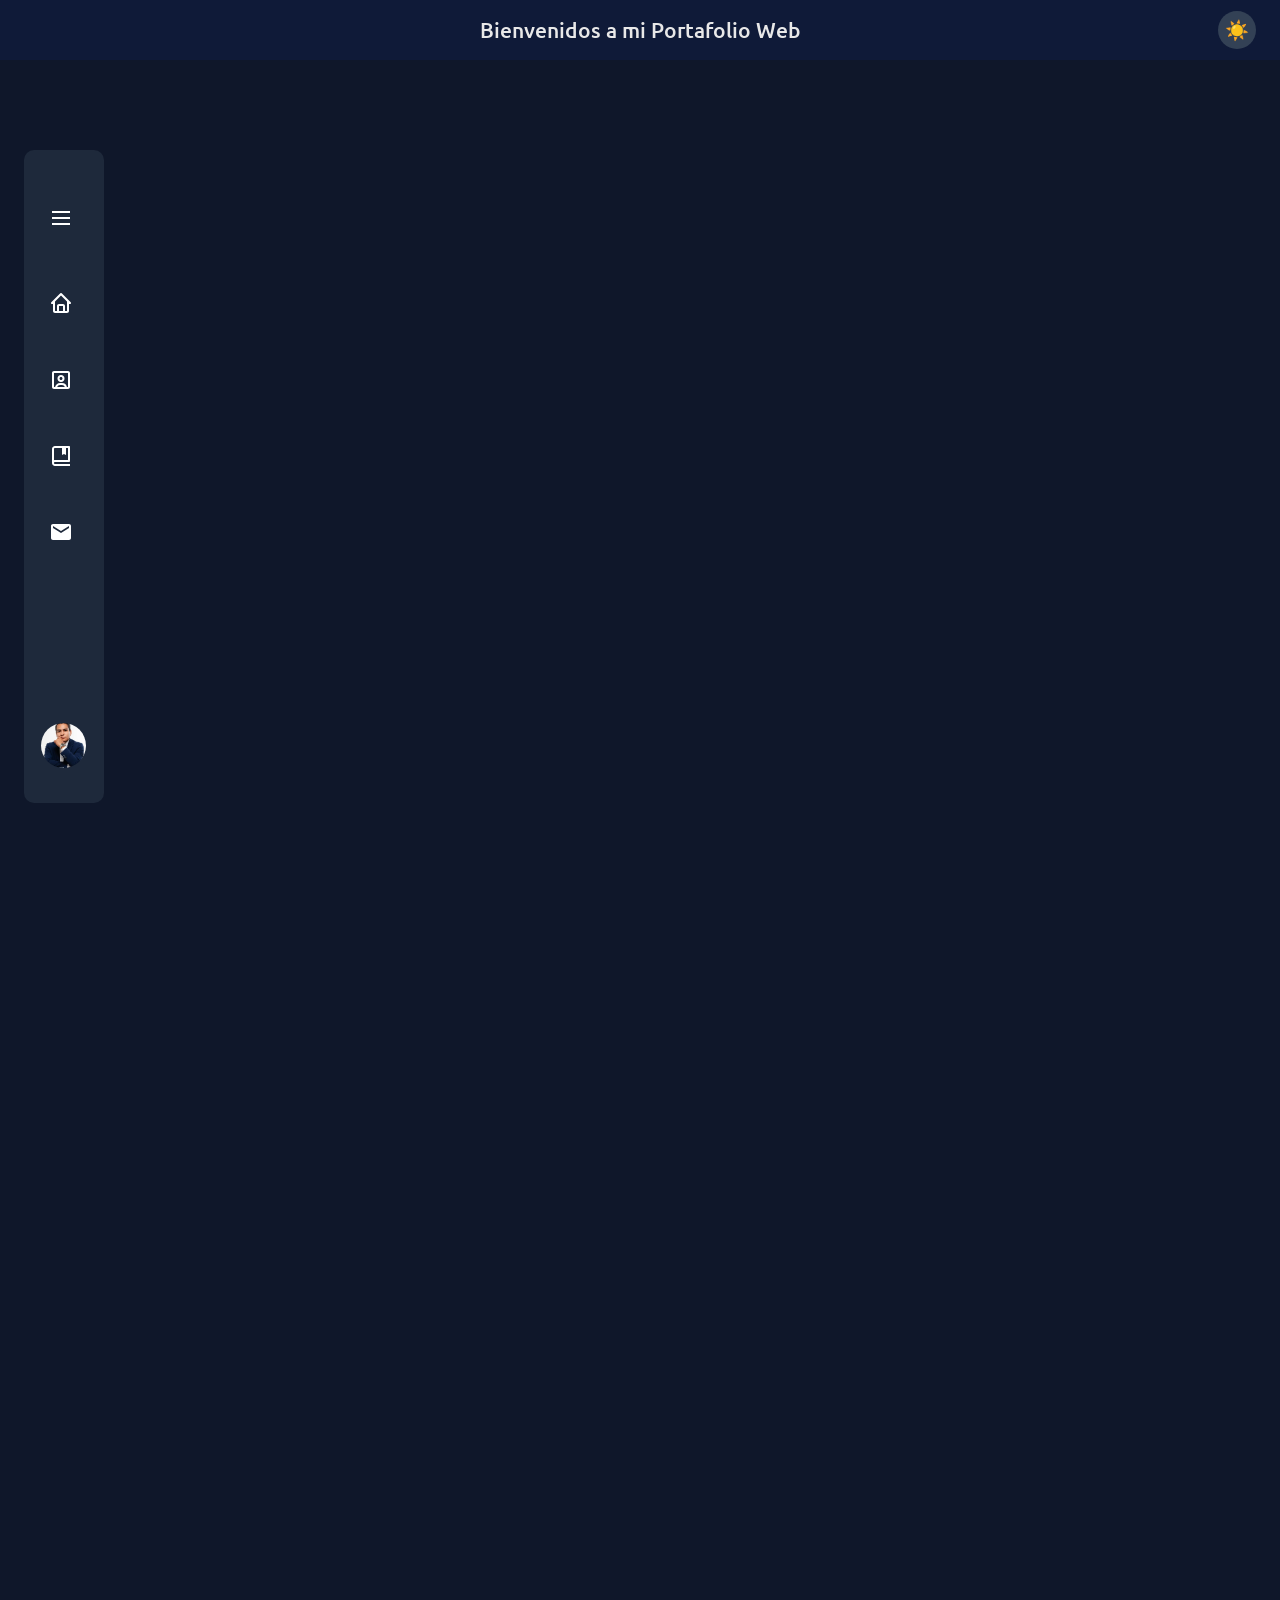
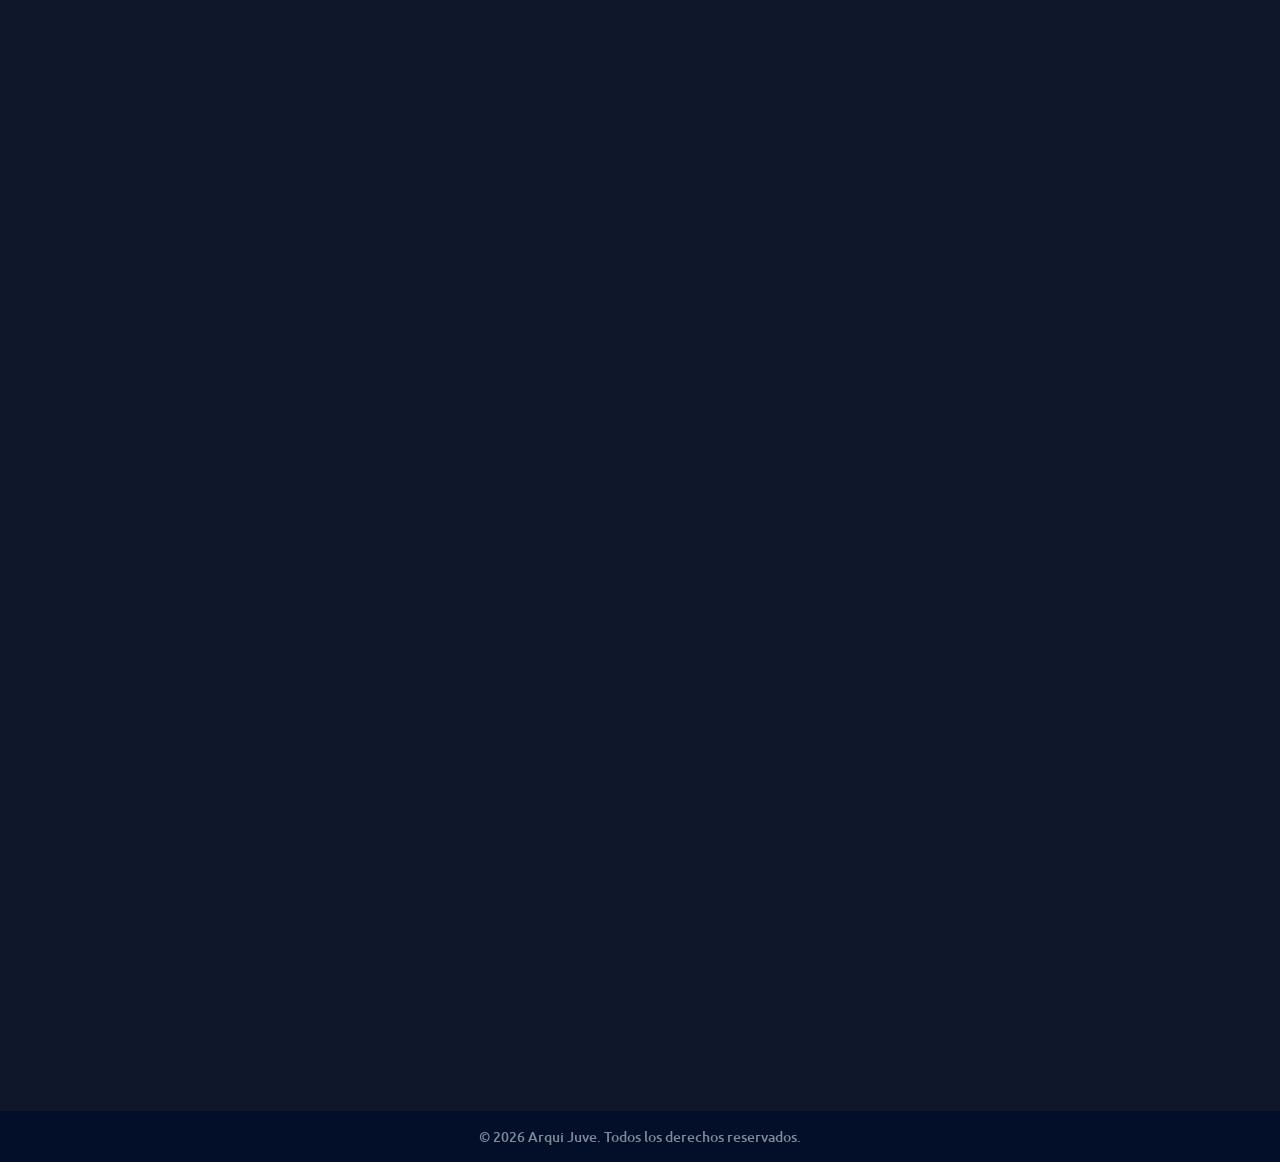
<file: View/Projects.html>
<!DOCTYPE html>
<html lang="es">

<head>
    <meta charset="UTF-8">
    <meta name="viewport" content="width=device-width, initial-scale=1.0">
    <title>Proyectos - Arqui Juve</title>
    <link rel="stylesheet" href="../CSS/Style-Theme.css">
    <link rel="stylesheet" href="../CSS/Style-Projects.css">
    <link rel="Stylesheet" href="../CSS/Style-Sidebar.css">
    <link rel="Stylesheet" href="../CSS/Style-Body-Header.css">
    <link rel="preconnect" href="https://fonts.googleapis.com">
    <link rel="preconnect" href="https://fonts.gstatic.com" crossorigin>
    <link rel="Stylesheet" href="../CSS/Style-Admin.css">
    <link href="https://fonts.googleapis.com/css2?family=Ubuntu:wght@400;500;700&display=swap" rel="stylesheet">
</head>

<body>
    <header>
        <p>Bienvenidos a mi Portafolio Web</p>
        <button id="theme-toggle-btn" aria-label="Cambiar tema">☀️</button>
    </header>

    <div class="app_container">

        <aside class="sidebar">
            <ul class="sidebar_list">
                <li class="sidebar_element">
                    <svg xmlns="http://www.w3.org/2000/svg" width="24" height="24" fill="currentColor"
                        viewBox="0 0 24 24" class="sidebar_icon sidebar_icon-logo">
                        <path d="M3 5h18v2H3zm0 6h18v2H3zm0 6h18v2H3z"></path>
                    </svg>
                    <div class="sidebar_hide">
                        <h1 class="sidebar_text sidebar_text-logo">Menú</h1>
                    </div>
                </li>
                <li class="sidebar_element">
                    <a href="Index.html" class="sidebar_link">
                        <svg xmlns="http://www.w3.org/2000/svg" width="24" height="24" fill="currentColor"
                            viewBox="0 0 24 24" class="sidebar_icon">
                            <path
                                d="M3 13h1v7c0 1.1.9 2 2 2h12c1.1 0 2-.9 2-2v-7h1c.4 0 .77-.24.92-.62.15-.37.07-.8-.22-1.09l-8.99-9a.996.996 0 0 0-1.41 0l-9.01 9c-.29.29-.37.72-.22 1.09s.52.62.92.62Zm7 7v-5h4v5zm2-15.59 6 6V20h-2v-5c0-1.1-.9-2-2-2h-4c-1.1 0-2 .9-2 2v5H6v-9.59z">
                            </path>
                        </svg>
                        <div class="sidebar_hide">
                            <p class="sidebar_text">Inicio</p>
                        </div>
                    </a>
                </li>

                <li class="sidebar_element">
                    <a href="./AboutMe.html" class="sidebar_link">
                        <svg xmlns="http://www.w3.org/2000/svg" width="24" height="24" fill="currentColor"
                            viewBox="0 0 24 24" class="sidebar_icon">
                            <path
                                d="M12 7c-2 0-3.5 1.5-3.5 3.5S10 14 12 14s3.5-1.5 3.5-3.5S14 7 12 7m0 5c-.88 0-1.5-.62-1.5-1.5S11.12 9 12 9s1.5.62 1.5 1.5S12.88 12 12 12">
                            </path>
                            <path
                                d="M19 3H5c-1.1 0-2 .9-2 2v14c0 1.1.9 2 2 2h14c1.1 0 2-.9 2-2V5c0-1.1-.9-2-2-2M8.18 19c.41-1.16 1.51-2 2.82-2h2c1.3 0 2.4.84 2.82 2H8.19Zm9.71 0a5 5 0 0 0-4.9-4h-2c-2.41 0-4.43 1.72-4.9 4h-1.1V5h14v14z">
                            </path>
                        </svg>
                        <div class="sidebar_hide">
                            <p class="sidebar_text">Sobre mí</p>
                        </div>
                    </a>
                </li>

                <li class="sidebar_element">
                    <a href="Projects.html" class="sidebar_link">
                        <svg xmlns="http://www.w3.org/2000/svg" width="24" height="24" fill="currentColor"
                            viewBox="0 0 24 24" class="sidebar_icon">
                            <path
                                d="M20 2H6C4.35 2 3 3.35 3 5v14c0 1.65 1.35 3 3 3h15v-2H6c-.55 0-1-.45-1-1s.45-1 1-1h14c.55 0 1-.45 1-1V3c0-.55-.45-1-1-1m-6 14H6c-.35 0-.69.07-1 .18V5c0-.55.45-1 1-1h7v7l2-1 2 1V4h2v12z">
                            </path>
                        </svg>
                        <div class="sidebar_hide">
                            <p class="sidebar_text">Proyectos</p>
                        </div>
                    </a>
                </li>

                <li class="sidebar_element">
                    <a href="Contact.html" class="sidebar_link">
                        <svg xmlns="http://www.w3.org/2000/svg" width="24" height="24" fill="currentColor"
                            viewBox="0 0 24 24" class="sidebar_icon">
                            <path
                                d="M20 4H4c-1.1 0-2 .9-2 2v12c0 1.1.9 2 2 2h16c1.1 0 2-.9 2-2V6c0-1.1-.9-2-2-2m0 4l-8 5-8-5V6l8 5 8-5v2z">
                            </path>
                        </svg>
                        <div class="sidebar_hide">
                            <p class="sidebar_text">Contacto</p>
                        </div>
                    </a>
                </li>

                <li class="sidebar_element sidebar_element-avatar" id="avatar-admin-btn">
                    <img src="../Recursos/Arqui.webp" class="sidebar_icon sidebar_avatar-icon" alt="Foto Perfil">
                    <div class="sidebar_hide">
                        <h3 class="sidebar_avatar-title">Diego de León</h3>
                        <p class="sidebar_avatar-text">Arquitecto</p>
                    </div>
                </li>
            </ul>
        </aside>

        <main class="content">

            <section class="projects_header scroll_fade">
                <h1>Mis Proyectos</h1>
                <p class="projects_subtitle">Una selección de obras arquitectónicas desarrolladas a lo largo de mi
                    carrera.</p>
                <div class="filter_dropdown" id="filter-dropdown">
                    <button type="button" class="filter_trigger" id="filter-trigger" aria-haspopup="true"
                        aria-expanded="false">
                        <svg xmlns="http://www.w3.org/2000/svg" width="16" height="16" viewBox="0 0 24 24"
                            fill="currentColor" class="filter_trigger-icon">
                            <path d="M3 5h18v2.17a1 1 0 0 1-.29.71L15 14.59V21l-6-3v-3.41L3.29 7.88A1 1 0 0 1 3 7.17z">
                            </path>
                        </svg>
                        <span class="filter_trigger-text">Filtrar</span>
                    </button>

                    <div class="filter_options" role="group" aria-label="Filtrar proyectos por categoría">
                        <button type="button" class="filter_chip is-active" data-filter="todos">Todos</button>
                        <button type="button" class="filter_chip" data-filter="residencial">Residencial</button>
                        <button type="button" class="filter_chip" data-filter="comercial">Comercial</button>
                        <button type="button" class="filter_chip" data-filter="publicas">Obras públicas</button>
                        <button type="button" class="filter_chip" data-filter="interiores">Interiores</button>
                    </div>
                </div>
            </section>

            <div id="mis-proyectos">
            </div>
        </main>
    </div>

    <footer>
        <p>&copy; 2026 Arqui Juve. Todos los derechos reservados.</p>
    </footer>

    <div id="admin-modal" class="admin-modal-overlay" style="display: none;">
        <div class="admin-modal-content">
            <h2>Panel de Administración</h2>
            <form id="admin-login-form">
                <div class="form_grupo_admin">
                    <label for="admin-user">Usuario:</label>
                    <input type="text" id="admin-user" required placeholder="Ingresa usuario">
                </div>
                <div class="form_grupo_admin">
                    <label for="admin-pass">Contraseña:</label>
                    <input type="password" id="admin-pass" required placeholder="Ingresa contraseña">
                </div>
                <p id="login-error" style="color: #ff6b6b; font-size: 0.9rem; margin: 0; min-height: 1.2rem;"></p>
                <div class="admin-modal-buttons">
                    <button type="submit" class="btn-admin btn-save">Ingresar</button>
                    <button type="button" id="close-admin-modal" class="btn-admin btn-cancel">Cancelar</button>
                </div>
            </form>
        </div>
    </div>

    <div id="admin-bar"
        style="display: none; background: #22c55e; color: white; text-align: center; padding: 10px; position: fixed; top: 0; left: 0; width: 100%; z-index: 9999; font-weight: bold; font-family: sans-serif;">
        Modo Administrador Activo | Haz doble clic sobre cualquier texto para editarlo o sobre una imagen para cambiar
        su ruta.
        <button id="btn-logout"
            style="margin-left: 20px; background: #ef4444; color: white; border: none; padding: 3px 10px; border-radius: 4px; cursor: pointer;">Salir</button>
    </div>
    <script src="../JS/darkmode.js"></script>
    <script src="../JS/Carrousel.js"></script>
    <script src="../JS/Project-Filter.js"></script>
    <script src="../JS/Scroll-Animations.js"></script>
    <script src="../JS/Admin.js"></script>
</body>

</html>
</file>
<file: CSS/Style-Theme.css>
/* =====================================================
   VARIABLES DE TEMA — Modo Oscuro (defecto) y Modo Claro
   ===================================================== */

:root {
    /* Fondos */
    --bg-body:            #0F172A;
    --bg-header:          #0F1A38;
    --bg-footer:          #030F29;
    --bg-sidebar:         #1E293B;
    --bg-card:            #111E38;
    --bg-card-alt:        #1A2747;
    --bg-table-header:    #1E293B;
    --bg-input:           #D9E6FF;
    --bg-redes:           #D9E6FF;
    --bg-sidebar-hover:   #667EB0;
    --bg-card-glass:      rgba(255, 255, 255, 0.04);

    /* Textos */
    --text-primary:       #E8E8E8;
    --text-white:         #fff;
    --text-secondary:     #c5c9e8;
    --text-muted:         #7F8799;
    --text-table:         #B5D0FF;
    --text-table-header:  #C7CEFF;
    --text-input:         #1e293b;
    --text-redes:         #111E38;
    --text-location:      #bbb;

    /* Acentos */
    --color-accent:       #7AD4FF;
    --color-accent-2:     #38bdf8;
    --color-accent-text:  #0f172a;
    --color-focus:        #3b82f6;
    --btn-primario-bg:    #38BDF8;
    --btn-primario-text:  #0F172A;

    /* Bordes */
    --border-card:        #000;
    --border-primary:     #192645;
    --border-secondary:   #334155;
    --border-input:       #cbd5e1;
    --border-redes:       #3C5BA3;

    /* Botón toggle */
    --toggle-bg:          #334155;
    --toggle-icon:        '☀️';

    /* Transición global */
    --theme-transition:   background-color 0.35s ease, color 0.35s ease, border-color 0.35s ease, box-shadow 0.35s ease;
}

/* ===== MODO CLARO ===== */
html.light-mode {
    --bg-body:            #F0F4F8;
    --bg-header:          #E2E8F0;
    --bg-footer:          #CBD5E1;
    --bg-sidebar:         #FFFFFF;
    --bg-card:            #FFFFFF;
    --bg-card-alt:        #EFF6FF;
    --bg-table-header:    #DBEAFE;
    --bg-input:           #FFFFFF;
    --bg-redes:           #ffffff;
    --bg-sidebar-hover:   #BFDBFE;
    --bg-card-glass:      rgba(0, 0, 0, 0.03);

    --text-primary:       #1E293B;
    --text-white:         #1E293B;
    --text-secondary:     #475569;
    --text-muted:         #64748B;
    --text-table:         #1E40AF;
    --text-table-header:  #1D4ED8;
    --text-input:         #1e293b;
    --text-redes:         #1E293B;
    --text-location:      #64748B;

    --color-accent:       #2563EB;
    --color-accent-2:     #2563EB;
    --color-accent-text:  #FFFFFF;
    --color-focus:        #3b82f6;
    --btn-primario-bg:    #a4cdff;
    --btn-primario-text:  #0F172A;
    --border-card:        #CBD5E1;
    --border-primary:     #CBD5E1;
    --border-secondary:   #94A3B8;
    --border-input:       #94A3B8;
    --border-redes:       #CBD5E1;

    --toggle-bg:          #e0e7ef;
}

/* Aplica transición suave a todos los elementos */
*, *::before, *::after {
    transition: var(--theme-transition);
}

/* --- Botón toggle de tema --- */
#theme-toggle-btn {
    background: var(--toggle-bg);
    border: none;
    border-radius: 50px;
    cursor: pointer;
    display: flex;
    align-items: center;
    justify-content: center;
    width: 38px;
    height: 38px;
    font-size: 1.2rem;
    flex-shrink: 0;
    transition: background 0.3s ease, transform 0.2s ease;
    margin-left: 12px;
}

#theme-toggle-btn:hover {
    transform: rotate(20deg) scale(1.1);
}

/* Variables adicionales */
:root {
    --color-sidebar-icon-hover: #B8B8B8;
    --text-avatar-sub: #666;
    --border-card-dark: #000;
}
html.light-mode {
    --color-sidebar-icon-hover: #475569;
    --text-avatar-sub: #94A3B8;
    --border-card-dark: #CBD5E1;
}
</file>
<file: CSS/Style-Index.css>
/* --- 1. BASE --- */
html {
    scroll-behavior: smooth; /* Hace que el desplazamiento sea fluido */
}

/* --- 4. CONTENIDO --- */
.content {
    flex: 1; /* Permite que el elemento crezca para ocupar todo el espacio restante */
    display: flex;
    flex-direction: column;
    color: var(--text-primary);
    transition: all 0.4s ease;
    min-width: 0; /* Asegura que el contenedor pueda encogerse correctamente en contextos flex */
}

.intro_text {
    width: 100%;
    max-width: 900px; /* Define un límite máximo de ancho */
    text-align: justify; /* Alinea el texto de forma que los bordes izquierdo y derecho sean rectos */
    margin-bottom: 2rem;
}

/* --- 5. CARDS DE PROYECTOS --- */
.cards {
    display: flex;
    flex-wrap: wrap; /* Permite que los elementos hijos pasen a la siguiente línea si no caben */
    gap: 20px;
    width: 100%;
}

.card {
    flex: 1 1 calc(35%); /* Atajo para flex-grow, flex-shrink y flex-basis */
    min-width: 280px; /* Define el ancho mínimo que debe tener el elemento */
    max-width: 100%;
    background-color: var(--bg-card-alt);
    border: 2px solid var(--border-card-dark);
    overflow: hidden;
    display: flex;
    flex-direction: column;
    border-radius: 20px;
    transition: all 0.4s ease-in-out;
}

.card_image {
    width: 100%;
    height: 14rem;
}

.card_image img {
    width: 100%;
    height: 100%;
    object-fit: cover;
    display: block; /* Elimina el espacio extra debajo de las imágenes (comportamiento de bloque) */
}

.card_content {
    width: 100%;
    padding: 20px;
    box-sizing: border-box;
    display: flex;
    flex-direction: column;
    align-items: center;
    justify-content: center;
    text-align: center; /* Alinea las líneas de texto al centro */
}

.card_title {
    margin: 0;
    font-size: 1.2rem;
    font-weight: 700;
}

.card_location {
    margin: 5px 0 0 0;
    color: var(--text-location);
    font-size: 0.9rem;
}

/* --- 6. RESPONSIVE --- */
@media (max-width: 768px) { /* Aplica las reglas solo si la pantalla mide 1100px o menos */
    .card {
        flex-basis:100%;
    }
}
</file>
<file: CSS/Style-Sidebar.css>
.sidebar {
    margin-top: 65px; /* Crea un margen superior externo */
    height: 16cm; /* Define una altura fija en centímetros */
    background-color: var(--bg-sidebar); /* Define el color de fondo */
    border-radius: 10px; /* Redondea las esquinas del contenedor */
    width: 80px; /* Estado cerrado */
    padding: 1.5rem 0;
    flex-shrink: 0; /* Evita que el elemento se encoja si falta espacio en el contenedor flex */
    transition: width 0.4s cubic-bezier(0.4, 0, 0.2, 1); /* Suaviza el cambio de ancho con una curva de velocidad */
    display: flex;
    flex-direction: column;
    overflow: hidden; /* Oculta cualquier contenido que sobresalga de los límites del contenedor */
    position: sticky;
    top: 16.7%;
}

.sidebar:hover {
    width: 260px; /* Estado abierto */
}

.sidebar_list {
    list-style: none; /* Elimina los puntos o viñetas de la lista */
    padding: 0;
    margin: 0;
    height: 100%;
    display: flex;
    flex-direction: column;
    gap: .4rem;
}

.sidebar_element {
    width: 100%;
    padding: .5rem .8rem;
    box-sizing: border-box;
    display: flex;
    align-items: center;
    color: var(--text-white);
    fill: var(--text-white); /* Define el color de relleno para elementos SVG (iconos) */
    transition: background 0.3s ease;
}

.sidebar_element:not(:has(.sidebar_icon-logo, .sidebar_avatar-title)):hover {
   color: var(--color-sidebar-icon-hover);
   fill: var(--color-sidebar-icon-hover);
   background-color: var(--bg-sidebar-hover);
   cursor: pointer; /* Cambia el cursor a una mano al pasar por encima */
}   

.sidebar_link {
    text-decoration: none;
    color: inherit;
    display: flex;
    align-items: center;
    width: 100%;
    height: 100%;
}

.sidebar_icon {
    width: 24px;
    height: 24px;
    flex-shrink: 0;
    margin-left: 12px;
}

.sidebar_hide {
    width: fit-content; /* Ajusta el ancho automáticamente al tamaño del contenido interno */
    opacity: 0; /* Hace que el elemento sea totalmente transparente */
    white-space: nowrap; /* Evita que el texto salte a una nueva línea */
    transition: opacity 0.3s ease;
    margin-left: 2rem;
    pointer-events: none; /* Evita que el elemento reciba eventos del mouse mientras es invisible */
}

.sidebar:hover .sidebar_hide {
    opacity: 1; /* Hace que el elemento sea totalmente visible */
    pointer-events: auto; /* Permite que el elemento reciba eventos del mouse cuando es visible */
}

.sidebar_element-avatar {
    margin-top: auto; /* Empuja el elemento hacia el final del contenedor flex vertical */
    width: 100%;
    display: flex;
    align-items: center;
    padding: 10px 5px;
}

.sidebar_avatar-icon {
    width: 45px;
    height: 45px;
    object-fit: cover; /* Ajusta la imagen para cubrir el área sin deformarse */
    border-radius: 50%; /* Convierte el contenedor en un círculo perfecto */
    flex-shrink: 0;
}

.sidebar_avatar-title {
    margin: 0;
    font-size: 1.4rem; /* Define el tamaño de la fuente */
    font-weight: 700;
    white-space: nowrap;
}

.sidebar_avatar-text {
    margin: 0;
    font-size: 0.85rem;
    color: var(--text-avatar-sub);
    white-space: nowrap;
}

/* --- 6. RESPONSIVE --- */
@media (max-width: 768px) {
    .sidebar {
        width: 100% !important;
        height: 60px; /* Altura de la barra móvil */
        margin: 0 !important;
        border-radius: 0 !important;
        position: fixed !important; /* La clava en la parte inferior */
        bottom: 0 !important;
        left: 0 !important;
        z-index: 1000;
        padding: 0 !important;
        top: 0;
    }

    .sidebar_list {
        display: flex !important;
        flex-direction: row ; /* FUERZA a que sea horizontal */
        width: 100%;
        height: 100%;
        justify-content: space-evenly !important; /* Separa los íconos equitativamente */
        align-items: center !important;
        padding: 0;
        margin: 0;
    }

    .sidebar_element {
        width: auto !important; /* QUITA el 100% de ancho de escritorio que los apilaba */
        flex: 1;
        display: flex;
        justify-content: center;
        align-items: center;
        padding: 0 !important;
    }

    .sidebar_link {
        width: 100%;
        justify-content: center !important;
    }

    .sidebar_icon {
        margin: 0 !important; /* Quita el margen izquierdo de escritorio */
        width: 28px; /* Un poco más grandes para que se vean bien en el celular */
        height: 28px;
    }

    /* Ocultamos los textos, el logo de "Menú" y la foto de perfil */
    .sidebar_hide, 
    .sidebar_element-avatar, 
    .sidebar_list li:first-child { 
        display: none !important; 
    }
}
</file>
<file: CSS/Style-Body-Header.css>
body {
    font-family: "Ubuntu", sans-serif; /* Define la tipografía del documento */
    font-weight: 500; /* Define el grosor de la fuente */
    margin: 0; /* Elimina el espacio externo predeterminado del navegador */
    min-height: 100vh; /* Asegura que el cuerpo mida al menos el alto total de la pantalla */
    background: var(--bg-body); /* Crea un fondo con degradado de colores */
    background-size: cover; /* Ajusta el fondo para que cubra todo el contenedor */
    background-attachment: fixed; /* Mantiene el fondo estático al hacer scroll */
}

header {
    background-color: var(--bg-header); /* Define el color de fondo del encabezado */
    width: 100%; /* Define el ancho al total disponible */
    box-sizing: border-box; /* Incluye el marign y bordes dentro del ancho total del elemento */
    padding-top: 1rem; /* Espacio entre la parte superior y el contenido */
    padding-bottom: 1rem; /* Espacio entre la parte inferior y el contenido */
    padding-left: 1.5rem;
    padding-right: 1.5rem;
    display: flex;
    justify-content: center; /* Alinea el contenido horizontalmente al centro en flex */
    align-items: center; /* Alinea el contenido verticalmente al centro en flex */
    position: relative;
}

/* Botón de tema — anclado a la derecha del header */
header #theme-toggle-btn {
    position: absolute;
    right: 1.5rem;
}

header p {
    font-size: 1.3rem; /* Define el tamaño de la fuente del encabezado */
    margin: 0; /* Reinicia los márgenes por defecto del título */
    color: var(--text-primary); /* Define el color del texto */
}

.app_container {
    display: flex;
    flex-direction: row; /* Alinea los elementos hijos de forma horizontal */
    width: 100%;
    padding: 1.5rem;
    gap: 2rem; /* Define el espacio de separación entre elementos hijos */
    box-sizing: border-box;
}

footer {
    background-color: var(--bg-footer); /* Define el color de fondo del pie de página */
    width: 100%;
    text-align: center; /* Alinea el texto al centro */
}

footer p {
    font-size: 0.9rem; /* Define el tamaño de la fuente del pie de página */
    margin: 0; /* Reinicia los márgenes por defecto del título */
    padding: 1rem; /* Agrega espacio interno alrededor del texto */
    color: var(--text-muted); /* Define el color del texto */
}
/* --- RESPONSIVE --- */
@media (max-width: 768px) {
    .app_container {
        flex-direction: column; /* Apila el contenido verticalmente */
        padding: 1rem;
        padding-bottom: 85px; /* IMPORTANTE: Da espacio extra abajo para que la barra no tape las tarjetas */
        gap: 1rem;
    }

    header {
    justify-content: flex-start;
    padding-right: 4.5rem; /* Espacio para que el botón no tape el saludo */
    }

    header #theme-toggle-btn {
        position: fixed !important;
        top: calc(100vh - 72px) !important; 
        right: 15px !important;
        z-index: 1002 !important;
        width: 44px !important;
        height: 44px !important;
        box-shadow: 0 4px 12px rgba(0, 0, 0, 0.35);
        background: var(--bg-sidebar) !important;
        border: 2px solid var(--border-secondary) !important;
    }
}
.scroll_fade {
    opacity: 0;
    transform: translateY(40px);
    transition: opacity 0.7s ease, transform 0.7s ease;
}
.scroll_fade.is-visible {
    opacity: 1;
    transform: translateY(0);
}
</file>
<file: CSS/Style-Hero.css>
/* 1. Contenedor principal de la sección */
.hero {
    width: 100%;
    display: flex;
    justify-content: center;
    padding: 2rem 0;
    box-sizing: border-box;
}

/* 2. Diseño principal: ESCRITORIO */
.hero-wrapper {
    display: flex;
    width: 90%;
    max-width: 1200px;
    align-items: center;
    gap: 3rem;
    flex-direction: row; /* Texto izquierda - Imagen derecha */
    text-align: left;
    padding: 4rem 0;
}

/* 3. Columna de texto */
.hero-text {
    flex: 1;
    display: flex;
    flex-direction: column;
    align-items: flex-start;
}

.greeting {
    display: block;
    font-size: 1.3rem;
    color: var(--text-primary);
    margin-bottom: 0.5rem;
    font-weight: 400;
}

.hero-text h1 {
    font-size: 3rem;
    color: var(--text-primary);
    margin: 0 0 1rem 0;
    font-weight: 700;
    line-height: 1.2;
}

.hero-text p {
    font-size: 1rem;
    color: var(--text-secondary);
    line-height: 1.6;
    margin-bottom: 2rem;
    text-align: left;
}

/* 4. Botones */
.hero-buttons {
    display: flex;
    gap: 1rem;
    justify-content: flex-start;
    flex-wrap: wrap;
}

.btn-hero {
    display: inline-block;
    padding: 0.9rem 2rem;
    border-radius: 50px;
    text-decoration: none;
    font-weight: 600;
    transition: all 0.3s ease;
    font-size: 0.9rem;
    border: 2px solid transparent;
}

.btn-hero-primary {
    background-color: var(--color-accent-2);
    color: var(--bg-body);
}

.btn-hero-primary:hover {
    background-color: transparent;
    border-color: var(--color-accent-2);
    color: var(--color-accent-2);
}

.btn-hero-secondary {
    background-color: transparent;
    color: var(--color-accent-2);
    border: 2px solid var(--color-accent-2);
}

.btn-hero-secondary:hover {
    background-color: var(--color-accent-2);
    color: var(--bg-body);
}

/* 5. Imagen */
.hero-image {
    flex: 1;
    display: flex;
    justify-content: center;
}

/* Imagen circular escritorio */
.circle-image {
    width: 380px;
    height: 380px;
    border-radius: 95%;
    object-fit: cover;
    border: 3.5px solid var(--border-secondary);
    box-shadow: 0 10px 15px -3px rgba(0, 0, 0, 0.3),
                0 4px 6px -2px rgba(0, 0, 0, 0.2);
}

.hero-image img:hover {
    transition: transform 0.4s ease, box-shadow 0.4s ease; /* Agrega una transición suave para transformaciones y sombras */
    transform: translateY(-7px);
    box-shadow: 0 10px 20px var(--color-accent);
}

/* --- 6. RESPONSIVE --- */
@media (max-width: 768px) {

    .hero-wrapper {
        flex-direction: column-reverse; /* Foto arriba */
        text-align: center;
        gap: 1.5rem;
        padding: 0;
    }

    .hero-text {
        align-items: center;
    }

    .hero-text h1 {
        font-size: 2.2rem;
    }

    .hero-text p {
        text-align: center;
    }

    .hero-buttons {
        justify-content: center;
    }

    .hero-image {
        margin-bottom: 1rem;
    }

    .circle-image {
        width: 250px;
        height: 250px;
    }
}
</file>
<file: CSS/Style-Admin.css>
.admin-modal-overlay {
    position: fixed;
    top: 0;
    left: 0;
    width: 100vw;
    height: 100vh;
    background-color: rgba(15, 23, 42, 0.85); /* Fondo oscuro translúcido */
    display: flex;
    justify-content: center;
    align-items: center;
    z-index: 10000; /* Siempre encima de todo */
}

.admin-modal-content {
    background-color: #1e293b;
    border: 2px solid #334155;
    padding: 2.5rem;
    border-radius: 15px;
    width: 90%;
    max-width: 400px;
    box-shadow: 0 20px 25px -5px rgba(0, 0, 0, 0.5);
    color: #f8fafc;
    font-family: 'Ubuntu', sans-serif;
}

.admin-modal-content h2 {
    margin-top: 0;
    margin-bottom: 1.5rem;
    text-align: center;
    font-size: 1.5rem;
    color: #38bdf8;
}

.form_grupo_admin {
    display: flex;
    flex-direction: column;
    gap: 8px;
    margin-bottom: 1.2rem;
}

.form_grupo_admin label {
    font-size: 0.9rem;
    color: #94a3b8;
}

.form_grupo_admin input {
    padding: 10px;
    border: 1px solid #334155;
    border-radius: 6px;
    background-color: #0f172a;
    color: #fff;
    outline: none;
    font-size: 1rem;
}

.form_grupo_admin input:focus {
    border-color: #38bdf8;
    box-shadow: 0 0 0 2px rgba(56, 189, 248, 0.2);
}

.admin-modal-buttons {
    display: flex;
    gap: 10px;
    justify-content: flex-end;
    margin-top: 1.5rem;
}

.btn-admin {
    padding: 10px 20px;
    border: none;
    border-radius: 6px;
    cursor: pointer;
    font-weight: 600;
    font-size: 0.9rem;
}

.btn-save {
    background-color: #38bdf8;
    color: #0f172a;
}

.btn-cancel {
    background-color: #475569;
    color: #f8fafc;
}

/* Efecto visual opcional para identificar qué elementos son editables */
.admin-editable:hover {
    outline: 2px dashed #38bdf8 !important;
    cursor: pointer;
}
</file>
<file: Clases/MarcosWeb/RYA_System/src/main/resources/static/styles.css>
:root{
  --bg:#08090c;
  --bg-alt:#101218;
  --text:#f5f6f8;
  --muted:#9aa0ac;
  --lime:#c6ff3d;
  --violet:#7b61ff;
  --line:rgba(255,255,255,0.08);
}

*{margin:0;padding:0;box-sizing:border-box;}

body{
  background:var(--bg);
  color:var(--text);
  font-family:'Inter',sans-serif;
  overflow-x:hidden;
}

/* ---------- NAVBAR ---------- */
header{
  display:flex;
  align-items:center;
  justify-content:space-between;
  padding:24px 48px;
  border-bottom:1px solid var(--line);
  position:relative;
  z-index:10;
  background:var(--bg);
}

.logo{
  font-family:'Space Grotesk',sans-serif;
  font-weight:700;
  font-size:22px;
  letter-spacing:0.5px;
  display:flex;
  align-items:center;
  gap:6px;
}
.logo::before{
  content:"";
  width:10px;height:10px;
  background:var(--lime);
  border-radius:2px;
  display:inline-block;
  box-shadow:0 0 12px var(--lime);
}

nav ul{
  list-style:none;
  display:flex;
  gap:36px;
}
nav a{
  color:var(--muted);
  text-decoration:none;
  font-size:14px;
  font-weight:500;
  letter-spacing:0.3px;
  transition:color .2s ease;
}
nav a:hover{color:var(--text);}

.nav-icons{
  display:flex;
  align-items:center;
  gap:14px;
}

.search-box{
  display:flex;
  align-items:center;
  justify-content:space-between;
  background:var(--bg-alt);
  border:1px solid var(--line);
  border-radius:999px;
  padding:8px 8px 8px 18px;
  width:220px;
  transition:border-color .2s ease;
}
.search-box:focus-within{
  border-color:rgba(198,255,61,0.4);
}
.search-box input{
  background:none;
  border:none;
  outline:none;
  color:var(--text);
  font-family:'Inter',sans-serif;
  font-size:13px;
  width:100%;
}
.search-box input::placeholder{
  color:var(--muted);
}
.search-box svg{
  color:var(--muted);
  flex-shrink:0;
  margin-left:8px;
}

.icon-btn{
  background:var(--bg-alt);
  border:1px solid var(--line);
  color:var(--text);
  width:38px;
  height:38px;
  border-radius:50%;
  display:flex;
  align-items:center;
  justify-content:center;
  cursor:pointer;
  transition:all .2s ease;
}
.icon-btn:hover{
  background: #d3d3d3; /* Hover plomo / gris claro */
  color: #0a0a0a;
  border-color: #d3d3d3;
}

.cart-btn{
  background:var(--lime);
  color:#0a0a0a;
  border:none;
  padding:10px 20px;
  border-radius:999px;
  font-weight:600;
  font-size:13px;
  cursor:pointer;
  display:flex;
  align-items:center;
  gap:8px;
  transition:transform .2s ease;
}
.cart-btn:hover{transform:translateY(-2px);}

/* ---------- LAYOUT PRINCIPAL ---------- */
.page-content {
  max-width: 1400px;
  margin: 0 auto;
  padding: 40px 48px;
  display: flex;
  flex-direction: column;
  gap: 80px; /* Espaciado entre secciones */
}

.section {
  width: 100%;
}

.section-title {
  font-family: 'Space Grotesk', sans-serif;
  font-size: 28px;
  font-weight: 700;
  margin-bottom: 32px;
  color: var(--text);
  display: flex;
  align-items: center;
  gap: 12px;
}
.section-title::before {
  content: "";
  width: 16px;
  height: 4px;
  background: var(--lime);
  border-radius: 2px;
}

/* ---------- CARRUSEL DE CATEGORÍAS ---------- */
.carousel-header {
  display: flex;
  justify-content: space-between;
  align-items: center;
  margin-bottom: 16px;
}
.carousel-header .section-title {
  margin-bottom: 0;
}
.carousel-controls {
  display: flex;
  gap: 12px;
}
.carousel-btn {
  background: var(--bg-alt);
  color: var(--text);
  border: 1px solid var(--line);
  border-radius: 50%;
  width: 44px;
  height: 44px;
  display: flex;
  align-items: center;
  justify-content: center;
  cursor: pointer;
  transition: all 0.2s ease;
}
.carousel-btn:hover {
  background: #d3d3d3; /* Hover plomo / gris claro */
  color: #0a0a0a;
  border-color: #d3d3d3;
}

.carousel-track {
  display: flex;
  gap: 24px;
  overflow-x: auto;
  scroll-behavior: smooth;
  scroll-snap-type: x mandatory;
  padding: 10px 0;
  scrollbar-width: none;
}
.carousel-track::-webkit-scrollbar {
  display: none;
}

.carousel-item {
  flex: 0 0 calc(25% - 18px); /* 4 tarjetas visibles en desktop */
  background: linear-gradient(155deg, #1a1c22, #0c0d10 70%);
  border: 1px solid var(--line);
  border-radius: 16px;
  padding: 24px;
  scroll-snap-align: start;
  cursor: pointer;
  transition: all 0.3s ease;
  display: flex;
  flex-direction: column;
  align-items: center;
  text-align: center;
}
.carousel-item:hover {
  background: #d3d3d3; /* Hover plomo / gris claro */
  color: #0a0a0a;
  border-color: #d3d3d3;
  transform: translateY(-5px);
}
.carousel-item:hover .img-placeholder {
  background-color: #bcbcbc;
  color: #333;
  border-color: #999;
}
.carousel-item .img-placeholder {
  width: 100%;
  height: 140px;
  background-color: rgba(255,255,255,0.03);
  color: var(--muted);
  border-radius: 10px;
  display: flex;
  align-items: center;
  justify-content: center;
  font-size: 13px;
  margin-bottom: 16px;
  border: 1px dashed var(--line);
  transition: all 0.3s ease;
}
.carousel-item h3 {
  font-family: 'Space Grotesk', sans-serif;
  font-size: 18px;
  margin: 0;
  font-weight: 600;
}

/* ---------- GRILLAS DE PRODUCTOS ---------- */
.product-grid {
  display: grid;
  grid-template-columns: repeat(4, 1fr);
  gap: 24px;
}

.product-card {
  background: var(--bg-alt);
  border: 1px solid var(--line);
  border-radius: 16px;
  padding: 20px;
  display: flex;
  flex-direction: column;
  transition: all 0.3s ease;
}
.product-card:hover {
  border-color: #d3d3d3;
  transform: translateY(-5px);
}

.product-img {
  width: 100%;
  height: 200px;
  background: rgba(255,255,255,0.02);
  border-radius: 8px;
  display: flex;
  align-items: center;
  justify-content: center;
  color: var(--muted);
  font-size: 13px;
  margin-bottom: 20px;
  border: 1px dashed var(--line);
}

.product-info {
  margin-bottom: 20px;
  flex-grow: 1;
}
.product-info h4 {
  font-size: 16px;
  font-weight: 500;
  margin-bottom: 8px;
  color: var(--text);
  line-height: 1.4;
}
.product-info .price {
  font-family: 'Space Grotesk', sans-serif;
  font-size: 20px;
  font-weight: 700;
  color: var(--lime);
}

.add-to-cart {
  width: 100%;
  background: transparent;
  color: var(--text);
  border: 1px solid var(--line);
  padding: 12px;
  border-radius: 8px;
  font-size: 14px;
  font-weight: 500;
  font-family: 'Inter', sans-serif;
  cursor: pointer;
  transition: all 0.2s ease;
}
.add-to-cart:hover {
  background: #d3d3d3; /* Hover plomo / gris claro */
  color: #0a0a0a;
  border-color: #d3d3d3;
}

/* ---------- GRILLA DE MARCAS ---------- */
.brands-grid {
  display: grid;
  grid-template-columns: repeat(6, 1fr);
  gap: 16px;
}
.brand-box {
  background: var(--bg-alt);
  border: 1px solid var(--line);
  border-radius: 12px;
  height: 100px;
  display: flex;
  align-items: center;
  justify-content: center;
  color: var(--muted);
  font-size: 13px;
  transition: all 0.2s ease;
  cursor: pointer;
}
.brand-box:hover {
  background: #d3d3d3; /* Hover plomo / gris claro */
  color: #0a0a0a;
  border-color: #d3d3d3;
}

/* ---------- RESPONSIVE ---------- */
@media (max-width: 1200px){
  .carousel-item { flex: 0 0 calc(33.333% - 16px); }
  .product-grid { grid-template-columns: repeat(3, 1fr); }
  .brands-grid { grid-template-columns: repeat(4, 1fr); }
}

@media (max-width: 900px){
  header { padding: 20px 24px; }
  nav { display: none; }
  .search-box { display: none; }
  .page-content { padding: 32px 24px; gap: 56px; }
  
  .carousel-item { flex: 0 0 calc(50% - 12px); }
  .product-grid { grid-template-columns: repeat(2, 1fr); }
  .brands-grid { grid-template-columns: repeat(3, 1fr); }
  .section-title { font-size: 24px; }
}

@media (max-width: 600px){
  .carousel-item { flex: 0 0 85%; }
  .product-grid { grid-template-columns: 1fr; }
  .brands-grid { grid-template-columns: repeat(2, 1fr); }
}
</file>
<file: CSS/Style-AboutMe.css>
/* --- 1. BASE --- */
html {
    scroll-behavior: smooth;
    /* Hace que el desplazamiento sea fluido */
}

/* --- 3. CONTENT --- */

.content {
    flex: 1;
    /* Permite que el elemento crezca para ocupar todo el espacio restante */
    display: flex;
    flex-direction: column;
    color: var(--text-primary);
    transition: all 0.4s ease;
    min-width: 0;
    /* Asegura que el contenedor pueda encogerse correctamente en contextos flex */
}

.content_header {
    display: flex;
    gap: 2rem;
    align-items: stretch;
    /* Alinea los elementos hijos para que se estiren a lo largo del eje transversal */
    justify-content: space-between;
    /* Distribuye el espacio entre los elementos hijos, dejando el máximo espacio posible entre ellos */
}

.intro_text {
    padding-top: 2.5rem;
    flex: 1;
    /* Permite que esta sección crezca para ocupar el doble del espacio en comparación con otros elementos flexibles */
    display: flex;
    flex-direction: column;
    text-align: justify;
    /* Alinea el texto de forma que los bordes izquierdo y derecho sean rectos */
}

.intro_text h1 {
    text-align: center;
    /* Alinea el título al inicio del contenedor */
    margin: 0 0 0.5rem 0;
    transition: transform 0.4s ease, box-shadow 0.4s ease;
}

.intro_text h1:hover {
    cursor: default;
    transform: scale(1.1);
}

.intro_text p {
    line-height: 1.5;
    /* Mejora la legibilidad al aumentar el espacio entre líneas */
    transition: transform 0.4s ease, box-shadow 0.4s ease;
}

.intro_text p:hover {
    cursor: default;
    transform: scale(1.02);
}

.intro_image {
    flex: 0;
    /* Permite que esta sección crezca para ocupar el mismo espacio que otros elementos flexibles */
    display: flex;
    justify-content: center;
    /* Alinea la imagen horizontalmente al centro */
    align-items: center;
    /* Alinea la imagen verticalmente al centro */
}

.intro_image img {
    height: auto; /* Mantiene la proporción original de la imagen */
    width: 15rem; /* Define un ancho fijo para la imagen */
    border-radius: 50%; /* Hace que la imagen sea circular */
    transition: transform 0.4s ease, box-shadow 0.4s ease; /* Agrega una transición suave para transformaciones y sombras */
}

.intro_image img:hover {
    transform: translateY(-10px); /* Eleva la imagen ligeramente al pasar el cursor por encima */
    box-shadow: 0 10px 20px var(--color-accent); /* Agrega una sombra azul brillante para resaltar la imagen */
}

table {
    border-collapse: separate;
    /* Elimina el espacio entre bordes de celdas */
    border: 2px solid var(--border-secondary);
    border-radius: 10px;
    /* Redondea las esquinas de la tabla */
    border-spacing: 0;
    /* Elimina el espacio entre celdas */
    overflow: hidden;
    /* Oculta cualquier contenido que sobresalga de los límites de la tabla */
    text-align: center;
    color: var(--text-table);
}

table th {
    background-color: var(--bg-sidebar);
    color: var(--text-table-header);
    padding: 0.5rem;
    font-size: 1.2rem;
}

table tr:hover {
    background-color: var(--bg-card);
    color: var(--text-primary);
}

.table_study {
    flex: 1;
    display: flex;
    flex-direction: column;
    transition: transform 0.4s ease, box-shadow 0.4s ease;
}

.table_skills {
    flex: 1;
    /* Permite que esta sección crezca para ocupar el mismo espacio que otros elementos flexibles */
    display: flex;
    flex-direction: column;
}

.table_study table,
.table_skills table {
    width: 100%;
    height: 35vh;
    transition: transform 0.4s ease, box-shadow 0.4s ease;
}

.table_skills h2,
.table_study h2 {
    transition: transform 0.4s ease, box-shadow 0.4s ease;
}

.table_skills h2:hover,
.table_study h2:hover {
    transform: translateX(8px);
}

.table_study table:hover,
.table_skills table:hover {
    transform: translateY(-5px);
    box-shadow: 0 5px 10px var(--color-accent);
}

/* --- 4. RESPONSIVE --- */
@media (max-width: 768px) {
    .content_header {
        flex-direction: column;
        align-items: center;
        gap: 1.5rem;
    }

    /* 1. El título de los párrafos */
    .intro_text {
        display: contents;
        width: 98%; 
    }

    /* 2. Asignamos el ORDEN 1 al Nombre */
    .intro_text h1 {
        order: 1;
        text-align: center;
        margin-top: 1rem;
    }

    /* 3. Foto */
    .intro_image {
        order: 2;
        margin: 0.5rem 0;
    }

    /* 4. Descripción (párrafos) */
    .intro_text p {
        order: 3;
        width: 98%; /* Para que ocupe el ancho correcto */
        text-align: justify;
    }

    /* 5. Tablas de Habilidades y Formación Académica */
    .table_skills {
        order: 4;
        width: 100%;
        margin-top: 1rem;
    }

    /* 6. Formación Académica */
    .table_study {
        width: 100%;
        margin-top: 2rem;
    }

    .table {
        width: 100%;
        overflow-x: auto; /* Permite deslizar hacia los lados con el dedo */
        display: block;
        padding-bottom: 10px; 
    }

    table {
        width: 100%;
        min-width: 500px; /* Evita que las columnas se aplasten demasiado */
    }
}
</file>
<file: CSS/Style-Projects.css>
/* ==========================================================================
ESTILOS GENERALES Y ESTRUCTURA DE PROYECTOS
========================================================================== */

html {
    scroll-behavior: smooth;
}

.content {
    flex-grow: 1;
    min-width: 0;
    overflow-x: visible;
}

.projects_header {
    text-align: left;
    margin-bottom: 3rem;
    position: relative;
    overflow: visible;
}

.projects_header h1 {
    font-size: 2.5rem;
    color: var(--text-white);
    font-family: 'Ubuntu', sans-serif;
    margin-bottom: 0.5rem;
}

.projects_subtitle {
    font-size: 1.1rem;
    color: var(--text-secondary);
}

#mis-proyectos {
    display: flex;
    flex-direction: column;
    gap: 4rem;
    padding: 2rem 0;
    width: 100%;
    overflow: visible;
}

/* ==========================================================================
ESTRUCTURA DEL NUEVO CARRUSEL DINÁMICO
========================================================================== */

.carrousel_container {
    width: 100%;
    margin-bottom: 3rem;
    display: flex;
    flex-direction: column;
}

.carrousel_title {
    font-size: 1.8rem;
    color: var(--text-white);
    padding-left: 0.75rem;
    margin-bottom: 1.5rem;
    font-family: 'Ubuntu', sans-serif;
    border-left: 5px solid var(--color-accent);
    padding-left: 10px;
    transition: all 0.3s ease;
    width: fit-content;
    position: relative;
}

.carrousel_title:hover {
    color: var(--color-accent);
    transform: translateX(5px);
    text-shadow: 0 0 8px rgba(122, 212, 255, 0.6);
}

.carrousel_title::before {
    content: '';
    position: absolute;
    bottom: -5px;
    left: 0;
    width: 0;
    height: 2px;
    background: linear-gradient(90deg, var(--color-accent), transparent);
    transition: width 0.4s ease;
}

.carrousel_title:hover::before {
    width: 100%;
}

.scene {
    width: 100%;
    overflow: hidden;
    padding: 20px 0px 10px 10px;
    position: relative;
}

.carousel_track {
    display: flex;
    gap: 20px;
    transition: transform 0.5s cubic-bezier(0.25, 1, 0.5, 1);
    will-change: transform;
    width: 100%;
}

.card_3d {
    flex: 0 0 calc(33.333% - 1.34rem);
    min-width: 280px;
    background: var(--text-white);
    border-radius: 12px;
    overflow: hidden;
    box-shadow: 0 4px 15px rgba(0, 0, 0, 0.08);
    transition: transform 0.3s ease, box-shadow 0.3s ease;
    display: flex;
    flex-direction: column;
    position: relative;
}

.card_3d:hover {
    transform: translateY(-5px);
    box-shadow: 0 8px 25px rgba(0, 0, 0, 0.15);
}

.card_3d img {
    width: 100%;
    max-width: 100%;
    height: 320px;
    object-fit: cover;
    display: block;
}

.card_label {
    position: absolute;
    bottom: 0;
    left: 0;
    width: 100%;
    padding: 1.2rem;
    background: linear-gradient(to top, var(--bg-card-alt) 55%, transparent 100%);
}

.card_label-title {
    font-size: 1.2rem;
    font-weight: 500;
    margin: 0 0 0.4rem 0;
    color: var(--text-primary);
    text-shadow: none;
    font-family: 'Ubuntu', sans-serif;
}

.card_label-location {
    font-size: 0.9rem;
    color: var(--text-secondary);
    margin: 0;
}

/* ==========================================================================
NAVEGACIÓN POR PUNTOS (DOTS)
========================================================================== */

.dots_container {
    display: flex;
    justify-content: center;
    align-items: center;
    gap: 0.6rem;
    margin-top: 1.5rem;
    width: 100%;
}

.dot_element {
    width: 12px;
    height: 12px;
    border-radius: 50%;
    background: #e0e0e0;
    border: none;
    cursor: pointer;
    padding: 0;
    transition: background-color 0.3s ease, transform 0.3s ease;
}

.dot_element:hover {
    transform: scale(1.1);
    background: #b3b3b3;
}

.dot_element.is-active {
    background: #22c55e;
    transform: scale(1.25);
    box-shadow: 0 0 8px rgba(34, 197, 94, 0.4);
}

/* ==========================================================================
ESTILOS ADICIONALES PARA FLECHAS EN CONTENEDOR DE PUNTOS
========================================================================== */

.arrow_element {
    background: transparent;
    border: none;
    color: var(--text-white);
    font-size: 1rem;
    cursor: pointer;
    padding: 0 10px;
    display: flex;
    align-items: center;
    justify-content: center;
    transition: color 0.2s ease, transform 0.2s ease;
    user-select: none;
}

.arrow_element:hover:not(:disabled) {
    color: var(--color-accent);
    transform: scale(1.15);
}

.dots_container .dot_element:first-of-type {
    margin-left: 0.5rem;
}

.dots_container .dot_element:last-of-type {
    margin-right: 0.5rem;
}

/* ==========================================================================
FILTRO POR CATEGORIAS DE PROYECTOS
========================================================================== */

.filter_dropdown {
    position: relative;
    display: inline-block;
    margin-top: 1.25rem;
    z-index: 99999;
}

.filter_trigger {
    display: inline-flex;
    align-items: center;
    gap: 0.5rem;
    font-family: inherit;
    font-size: 0.85rem;
    font-weight: 500;
    color: var(--text-secondary);
    background: var(--bg-card-glass);
    border: 1px solid rgba(122, 212, 255, 0.25);
    border-radius: 999px;
    padding: 0.45rem 1.1rem;
    cursor: pointer;
    transition: background 0.2s ease, color 0.2s ease, border-color 0.2s ease;
}

.filter_trigger-icon {
    flex-shrink: 0;
    opacity: 0.8;
}

.filter_dropdown:hover .filter_trigger,
.filter_dropdown:focus-within .filter_trigger,
.filter_dropdown.is-open .filter_trigger {
    color: var(--text-white);
    border-color: rgba(122, 212, 255, 0.6);
    background: rgba(122, 212, 255, 0.08);
}

.filter_options {
    position: absolute;
    top: 0;
    left: calc(100% + 0.5rem);
    display: flex;
    flex-direction: row;
    gap: 0.35rem;
    padding: 0.6rem;
    background: #131C42;
    border: 1px solid rgba(122, 212, 255, 0.25);
    border-radius: 999px;
    box-shadow: 0 12px 28px rgba(0, 0, 0, 0.35);
    opacity: 0;
    visibility: hidden;
    white-space: nowrap;
    transform: translateX(-6px);
    transition: opacity 0.2s ease, transform 0.2s ease, visibility 0.2s ease;
    z-index: 99999;
}

.filter_options::before {
    content: '';
    position: absolute;
    top: 0;
    left: -0.5rem;
    bottom: 0;
    width: 0.5rem;
}

.filter_dropdown:hover .filter_options,
.filter_dropdown:focus-within .filter_options,
.filter_dropdown.is-open .filter_options {
    opacity: 1;
    visibility: visible;
    transform: translateX(0);
}

.filter_chip {
    font-family: inherit;
    font-size: 0.82rem;
    font-weight: 500;
    color: var(--text-secondary);
    background: transparent;
    border: 1px solid transparent;
    border-radius: 999px;
    padding: 0.4rem 0.85rem;
    text-align: left;
    cursor: pointer;
    transition: background 0.2s ease, color 0.2s ease, border-color 0.2s ease;
}

.filter_chip:hover {
    color: var(--text-white);
    background: rgba(122, 212, 255, 0.1);
    border-color: rgba(122, 212, 255, 0.3);
}

.filter_chip.is-active {
    color: var(--bg-body);
    background: var(--color-accent);
    border-color: var(--color-accent);
}

.filter_hidden {
    display: none;
}

/* --- ESTILOS DE COMPATIBILIDAD CON MODO ADMIN --- */
.admin-editable.card_label-title:hover,
.admin-editable[data-admin-id]:hover,
.admin-editable[data-admin-img-id]:hover {
    outline: 2px dashed #22c55e;
    outline-offset: 3px;
    cursor: pointer;
}

/* --- RESPONSIVE DESIGN (ADAPTABILIDAD) --- */

@media (max-width: 1024px) {
    .card_3d {
        flex: 0 0 calc(50% - 15px);
    }
}

@media (max-width: 768px) {
    .content {
        padding: 1rem;
        overflow: visible !important;
    }

    .projects_header {
        overflow: visible !important;
        position: relative;
        z-index: 99999;
    }

    .projects_header h1 {
        font-size: 1.8rem;
    }

    .card_3d {
        flex: 0 0 100%;
    }

    .filter_dropdown {
        display: block !important;
        width: 100% !important;
        margin-top: 1rem !important;
        position: relative !important;
        z-index: 99999 !important;
    }

    .filter_trigger {
        width: 100% !important;
        justify-content: space-between !important;
        padding: 0.75rem 1rem !important;
        box-sizing: border-box !important;
    }

    .filter_options {
        position: absolute !important;
        top: calc(100% + 8px) !important;
        left: 0 !important;
        right: 0 !important;
        display: none !important;
        flex-direction: column !important;
        width: 100% !important;
        background: #131C42 !important;
        border: 1px solid rgba(122, 212, 255, 0.25) !important;
        border-radius: 12px !important;
        box-shadow: 0 12px 28px rgba(0, 0, 0, 0.6) !important;
        white-space: normal !important;
        transform: none !important;
        padding: 0.5rem !important;
        box-sizing: border-box !important;
        z-index: 99999 !important;
        visibility: visible !important;
        opacity: 1 !important;
    }

    .filter_dropdown.is-open .filter_options {
        display: flex !important;
    }

    .filter_chip {
        text-align: center !important;
        padding: 0.6rem !important;
        width: 100% !important;
        box-sizing: border-box !important;
    }

    .scene {
        gap: 0;
    }


}

@media (max-width: 480px) {
    .filter_trigger {
        font-size: 0.8rem;
        padding: 0.4rem 0.9rem;
    }

    .filter_chip {
        font-size: 0.78rem;
        padding: 0.35rem 0.75rem;
    }


}

html.light-mode .filter_options {
    background: #E8ECF0;
}

html.light-mode .filter_chip:hover {
    background: #D7DEE6;
}

html.light-mode .filter_chip.is-active {
    color: #2563EB;
    background: #FFFFFF;
}
</file>
